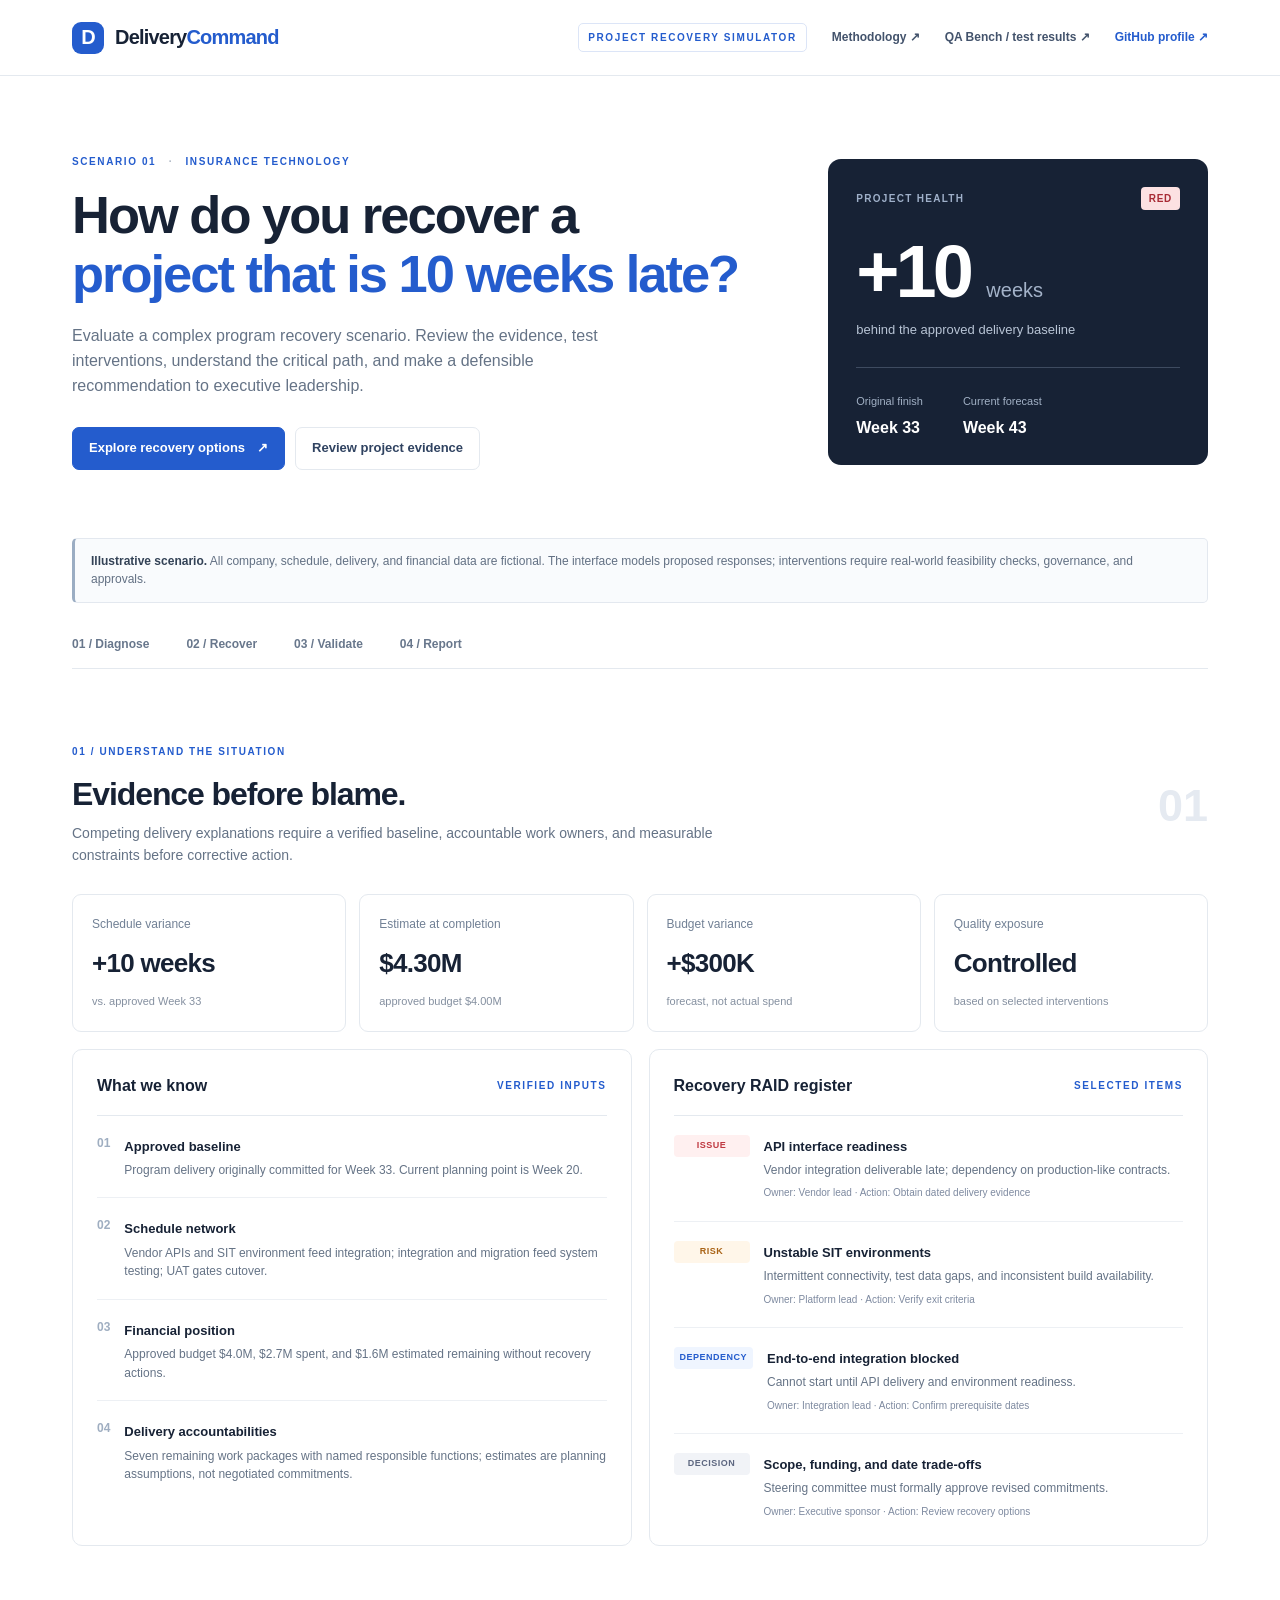
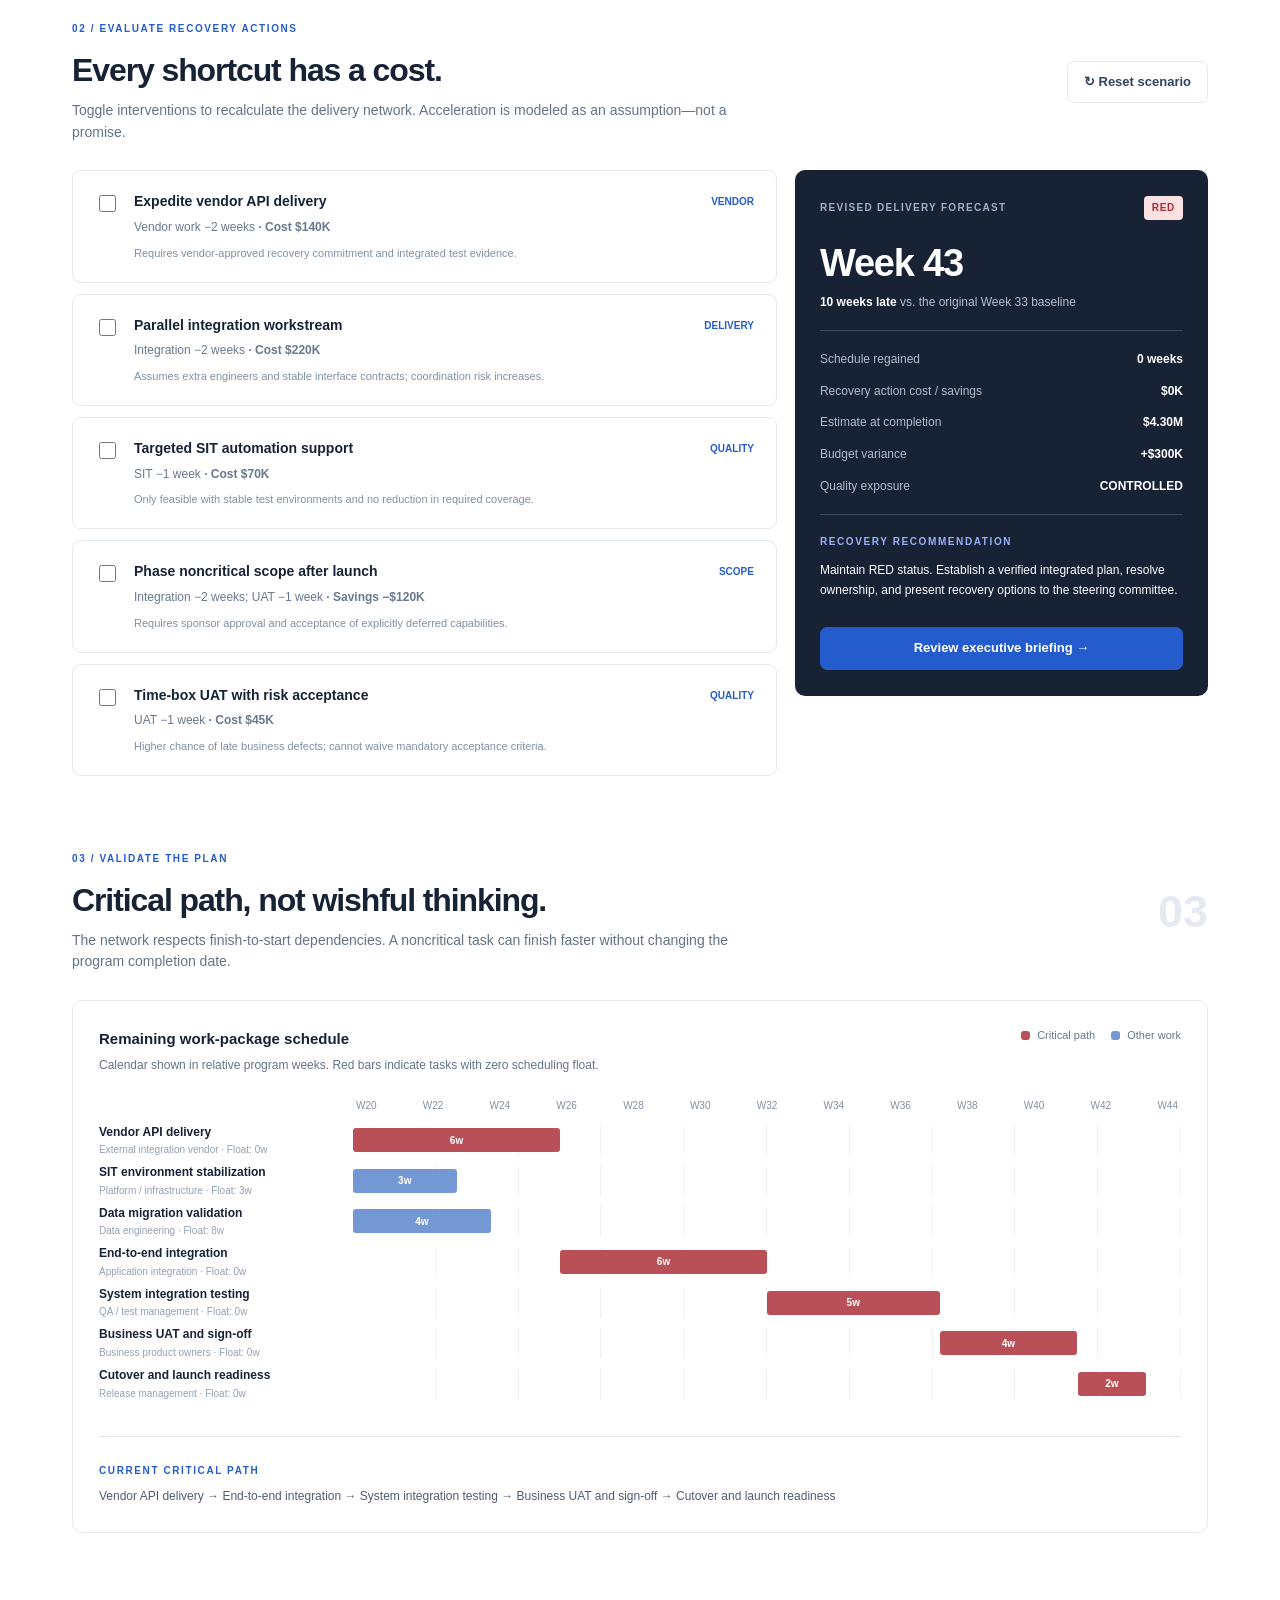
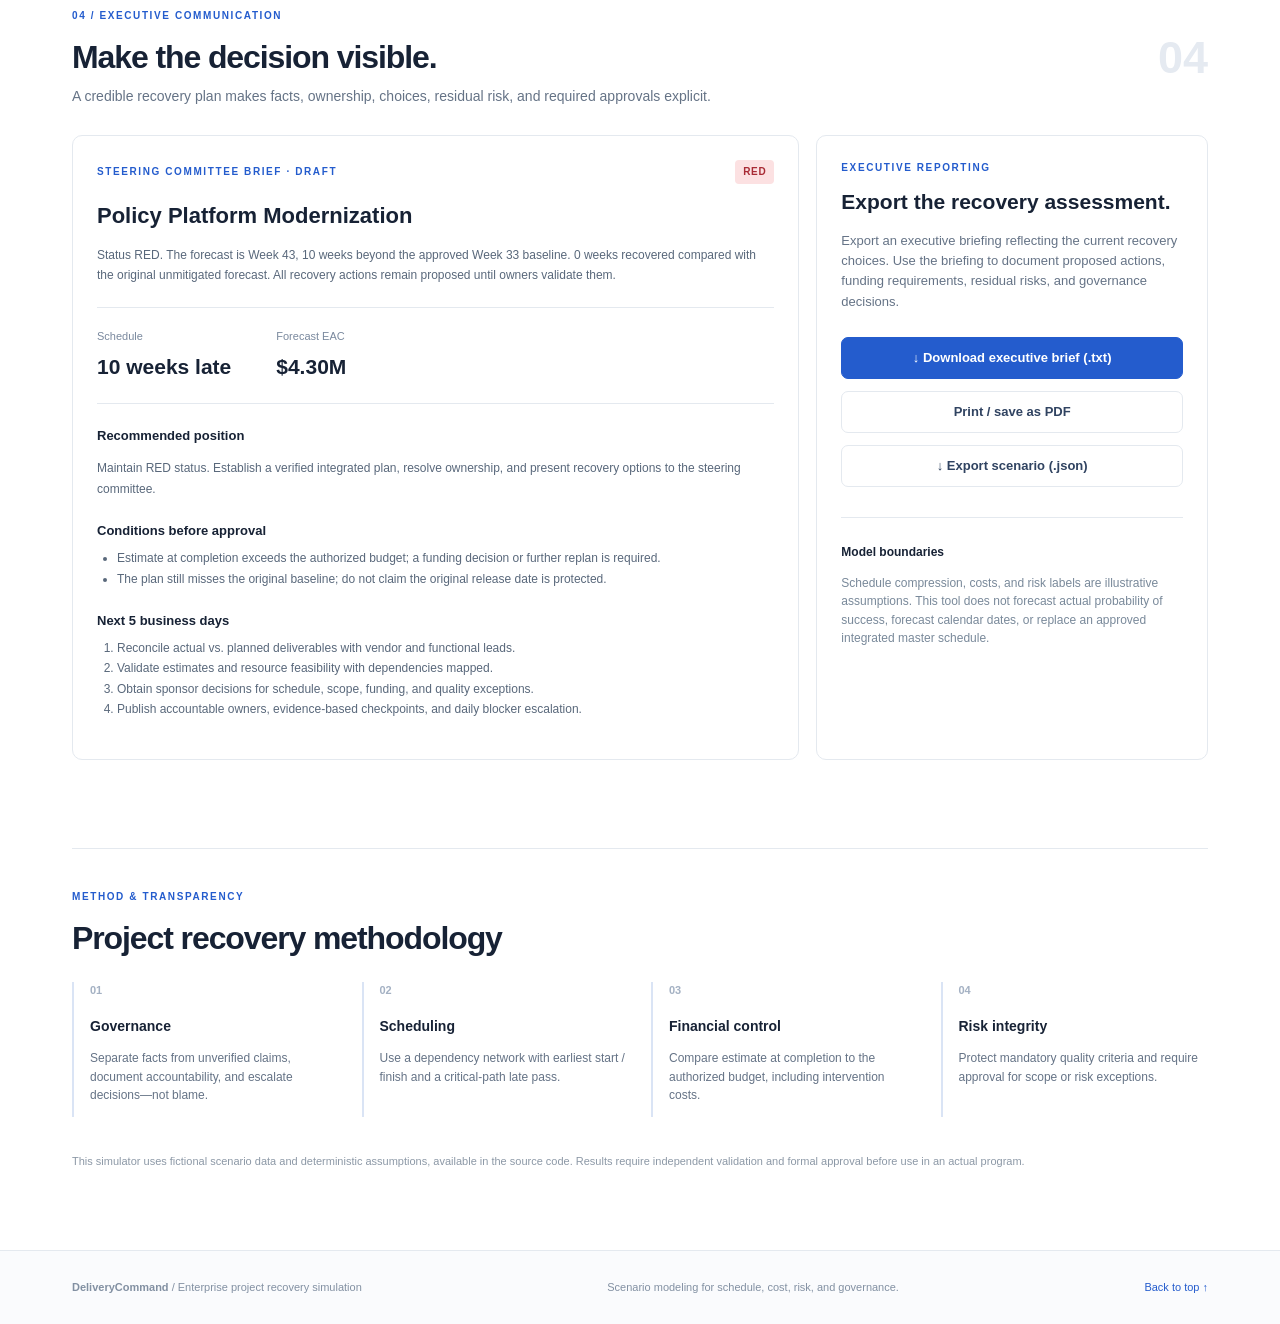
<file: deliverycommand/index.html>
<!doctype html>
<html lang="en">
<head>
<meta charset="utf-8"><meta name="viewport" content="width=device-width,initial-scale=1">
<meta name="description" content="DeliveryCommand: enterprise IT project recovery, schedule analysis, risk governance, and financial scenario simulation.">
<title>DeliveryCommand | Enterprise Project Recovery Simulator</title>
<link rel="stylesheet" href="styles.css">
</head>
<body>
<header class="header"><div class="shell head-inner"><a class="brand" href="#overview" aria-label="DeliveryCommand home"><span class="brand-mark">D</span><span>Delivery<span class="brand-secondary">Command</span></span></a><div class="head-right"><span class="demo">PROJECT RECOVERY SIMULATOR</span><a href="#methodology">Methodology ↗</a><a href="/qa-bench.html" target="_blank" rel="noopener noreferrer">QA Bench / test results ↗</a><a class="github" href="https://github.com/sachintechpro" target="_blank" rel="noopener">GitHub profile ↗</a></div></div></header>
<main class="shell" id="overview">
<section class="hero"><div><div class="eyebrow">SCENARIO 01 <span class="dot">·</span> INSURANCE TECHNOLOGY</div><h1>How do you recover a<br><span>project that is 10 weeks late?</span></h1><p>Evaluate a complex program recovery scenario. Review the evidence, test interventions, understand the critical path, and make a defensible recommendation to executive leadership.</p><div class="hero-buttons"><a class="button primary" href="#decisions">Explore recovery options <span>↗</span></a><a class="button secondary" href="#evidence">Review project evidence</a></div></div><div class="hero-aside"><div class="aside-top"><span>PROJECT HEALTH</span><span id="heroStatus" class="status red">RED</span></div><div class="big-delay"><span id="heroSlip">+10</span> <small>weeks</small></div><p id="heroContext">behind the approved delivery baseline</p><div class="aside-foot"><div><span>Original finish</span><strong>Week 33</strong></div><div><span>Current forecast</span><strong id="heroForecast">Week 43</strong></div></div></div></section>
<div class="disclaimer"><strong>Illustrative scenario.</strong> All company, schedule, delivery, and financial data are fictional. The interface models proposed responses; interventions require real-world feasibility checks, governance, and approvals.</div>
<nav class="subnav" aria-label="Project recovery sections"><a href="#evidence">01 / Diagnose</a><a href="#decisions">02 / Recover</a><a href="#timeline">03 / Validate</a><a href="#executive">04 / Report</a></nav>
<section id="evidence" class="section"><div class="section-heading"><div><div class="eyebrow">01 / UNDERSTAND THE SITUATION</div><h2>Evidence before blame.</h2><p>Competing delivery explanations require a verified baseline, accountable work owners, and measurable constraints before corrective action.</p></div><span class="section-index">01</span></div>
<div class="metrics" id="metrics"><div class="metric"><small>Schedule variance</small><strong id="metricSlip">+10 weeks</strong><span>vs. approved Week 33</span></div><div class="metric"><small>Estimate at completion</small><strong id="metricEac">$4.30M</strong><span>approved budget $4.00M</span></div><div class="metric"><small>Budget variance</small><strong id="metricBudget">+$300K</strong><span>forecast, not actual spend</span></div><div class="metric"><small>Quality exposure</small><strong id="metricQuality">Controlled</strong><span>based on selected interventions</span></div></div>
<div class="two-col"><article class="panel"><div class="panel-header"><h3>What we know</h3><span class="mini-label">VERIFIED INPUTS</span></div><div class="evidence-list"><div><span class="evidence-num">01</span><div><strong>Approved baseline</strong><p>Program delivery originally committed for Week 33. Current planning point is Week 20.</p></div></div><div><span class="evidence-num">02</span><div><strong>Schedule network</strong><p>Vendor APIs and SIT environment feed integration; integration and migration feed system testing; UAT gates cutover.</p></div></div><div><span class="evidence-num">03</span><div><strong>Financial position</strong><p>Approved budget $4.0M, $2.7M spent, and $1.6M estimated remaining without recovery actions.</p></div></div><div><span class="evidence-num">04</span><div><strong>Delivery accountabilities</strong><p>Seven remaining work packages with named responsible functions; estimates are planning assumptions, not negotiated commitments.</p></div></div></div></article><article class="panel"><div class="panel-header"><h3>Recovery RAID register</h3><span class="mini-label">SELECTED ITEMS</span></div><div class="raid-row"><span class="raid-type issue">ISSUE</span><div><strong>API interface readiness</strong><p>Vendor integration deliverable late; dependency on production-like contracts.</p><small>Owner: Vendor lead · Action: Obtain dated delivery evidence</small></div></div><div class="raid-row"><span class="raid-type risk">RISK</span><div><strong>Unstable SIT environments</strong><p>Intermittent connectivity, test data gaps, and inconsistent build availability.</p><small>Owner: Platform lead · Action: Verify exit criteria</small></div></div><div class="raid-row"><span class="raid-type dep">DEPENDENCY</span><div><strong>End-to-end integration blocked</strong><p>Cannot start until API delivery and environment readiness.</p><small>Owner: Integration lead · Action: Confirm prerequisite dates</small></div></div><div class="raid-row"><span class="raid-type decision">DECISION</span><div><strong>Scope, funding, and date trade-offs</strong><p>Steering committee must formally approve revised commitments.</p><small>Owner: Executive sponsor · Action: Review recovery options</small></div></div></article></div></section>
<section id="decisions" class="section"><div class="section-heading"><div><div class="eyebrow">02 / EVALUATE RECOVERY ACTIONS</div><h2>Every shortcut has a cost.</h2><p>Toggle interventions to recalculate the delivery network. Acceleration is modeled as an assumption—not a promise.</p></div><button type="button" id="reset" class="button secondary small">↻ Reset scenario</button></div>
<div class="decision-layout"><div class="options" id="actionOptions" aria-label="Available recovery actions"></div><aside class="outcome-panel" aria-live="polite"><div class="aside-top"><span>REVISED DELIVERY FORECAST</span><span id="outcomeStatus" class="status red">RED</span></div><div class="outcome-number">Week <span id="resultFinish">43</span></div><p><strong id="resultSlip">10 weeks late</strong> vs. the original Week 33 baseline</p><div class="outcome-divider"></div><div class="outcome-line"><span>Schedule regained</span><strong id="resultRecovered">0 weeks</strong></div><div class="outcome-line"><span>Recovery action cost / savings</span><strong id="resultCost">$0</strong></div><div class="outcome-line"><span>Estimate at completion</span><strong id="resultEac">$4.30M</strong></div><div class="outcome-line"><span>Budget variance</span><strong id="resultVariance">+$300K</strong></div><div class="outcome-line"><span>Quality exposure</span><strong id="resultQuality">Controlled</strong></div><div class="outcome-divider"></div><div class="overline">RECOVERY RECOMMENDATION</div><p class="recommendation" id="recommendation"></p><a href="#executive" class="button primary full">Review executive briefing →</a></aside></div></section>
<section id="timeline" class="section"><div class="section-heading"><div><div class="eyebrow">03 / VALIDATE THE PLAN</div><h2>Critical path, not wishful thinking.</h2><p>The network respects finish-to-start dependencies. A noncritical task can finish faster without changing the program completion date.</p></div><span class="section-index">03</span></div><div class="panel timeline-panel"><div class="timeline-head"><div><strong>Remaining work-package schedule</strong><p>Calendar shown in relative program weeks. Red bars indicate tasks with zero scheduling float.</p></div><div class="legend"><span class="legend-dot critical"></span> Critical path <span class="legend-dot standard"></span> Other work</div></div><div class="timeline-scroll"><div class="timeline" id="timelineRows"></div></div><div class="path-note"><span class="overline">CURRENT CRITICAL PATH</span><p id="criticalPath"></p></div></div></section>
<section id="executive" class="section"><div class="section-heading"><div><div class="eyebrow">04 / EXECUTIVE COMMUNICATION</div><h2>Make the decision visible.</h2><p>A credible recovery plan makes facts, ownership, choices, residual risk, and required approvals explicit.</p></div><span class="section-index">04</span></div><div class="report-grid"><div class="panel report"><div class="report-top"><span class="mini-label">STEERING COMMITTEE BRIEF · DRAFT</span><span id="reportStatus" class="status red">RED</span></div><h3>Policy Platform Modernization</h3><p class="report-lede" id="reportLead"></p><div class="report-columns"><div><span>Schedule</span><strong id="reportSchedule"></strong></div><div><span>Forecast EAC</span><strong id="reportBudget"></strong></div></div><h4>Recommended position</h4><p id="reportRecommendation"></p><h4>Conditions before approval</h4><ul id="reportWarnings"></ul><h4>Next 5 business days</h4><ol><li>Reconcile actual vs. planned deliverables with vendor and functional leads.</li><li>Validate estimates and resource feasibility with dependencies mapped.</li><li>Obtain sponsor decisions for schedule, scope, funding, and quality exceptions.</li><li>Publish accountable owners, evidence-based checkpoints, and daily blocker escalation.</li></ol></div><aside class="panel report-tools"><div class="overline">EXECUTIVE REPORTING</div><h3>Export the recovery assessment.</h3><p>Export an executive briefing reflecting the current recovery choices. Use the briefing to document proposed actions, funding requirements, residual risks, and governance decisions.</p><button class="button primary full" id="downloadBrief" type="button">↓ Download executive brief (.txt)</button><button class="button secondary full" id="printReport" type="button">Print / save as PDF</button><button class="button secondary full" id="downloadData" type="button">↓ Export scenario (.json)</button><div class="tools-note"><strong>Model boundaries</strong><p>Schedule compression, costs, and risk labels are illustrative assumptions. This tool does not forecast actual probability of success, forecast calendar dates, or replace an approved integrated master schedule.</p></div></aside></div></section>
<section id="methodology" class="methodology"><div><div class="eyebrow">METHOD & TRANSPARENCY</div><h2>Project recovery methodology</h2></div><div class="method-grid"><div><span>01</span><strong>Governance</strong><p>Separate facts from unverified claims, document accountability, and escalate decisions—not blame.</p></div><div><span>02</span><strong>Scheduling</strong><p>Use a dependency network with earliest start / finish and a critical-path late pass.</p></div><div><span>03</span><strong>Financial control</strong><p>Compare estimate at completion to the authorized budget, including intervention costs.</p></div><div><span>04</span><strong>Risk integrity</strong><p>Protect mandatory quality criteria and require approval for scope or risk exceptions.</p></div></div><p class="method-foot">This simulator uses fictional scenario data and deterministic assumptions, available in the source code. Results require independent validation and formal approval before use in an actual program.</p></section>
</main>
<footer><div class="shell footer-inner"><span><strong>DeliveryCommand</strong> / Enterprise project recovery simulation</span><span>Scenario modeling for schedule, cost, risk, and governance.</span><a href="#overview">Back to top ↑</a></div></footer>
<script type="module" src="app.mjs"></script>
</body></html>
</file>
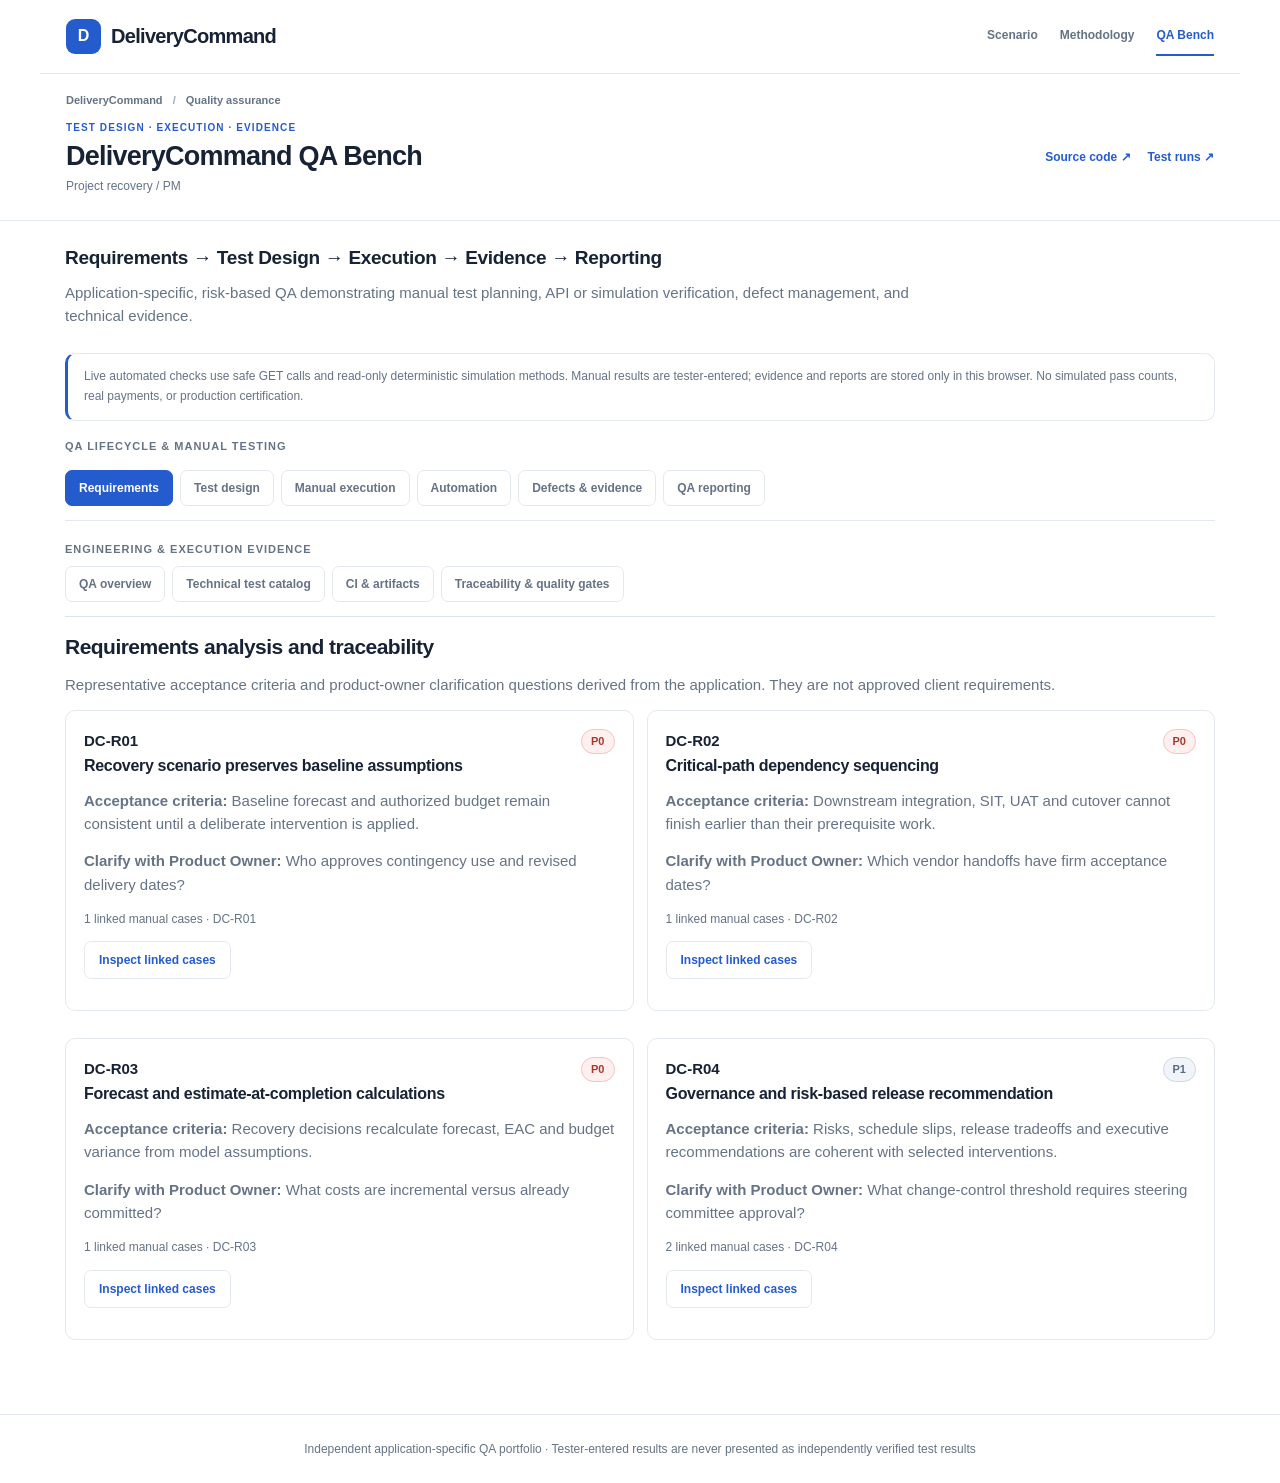
<file: deliverycommand/qa-bench.html>
<!doctype html>
<html lang="en"><head><meta charset="utf-8"><meta name="viewport" content="width=device-width,initial-scale=1"><meta name="robots" content="noindex"><title>DeliveryCommand | QA Engineering Workbench</title>
<style>
:root{color-scheme:light;--ink:#1b2938;--muted:#5c6f83;--line:#dce5ee;--blue:#215cac;--paper:#fff;--bg:#f5f8fc;--green:#147b5c;--red:#a82e3e;--amber:#a65d00}
*{box-sizing:border-box}body{margin:0;background:var(--bg);color:var(--ink);font:14px/1.55 system-ui,-apple-system,Segoe UI,sans-serif}a{color:var(--blue)}header{background:#10253d;color:white;padding:24px max(18px,calc((100vw - 1120px)/2))}header a{color:#cde5ff}header .crumb{font-size:12px;margin-bottom:10px}.wrap{max-width:1120px;margin:auto;padding:24px 18px 65px}h1{margin:0 0 5px;font-size:clamp(27px,4vw,38px);letter-spacing:-.045em}h2{font-size:21px;letter-spacing:-.025em;margin:0 0 9px}h3{font-size:16px;letter-spacing:-.02em;margin:0 0 10px}h4{font-size:14px;margin:7px 0}p{margin:5px 0 14px;color:var(--muted)}.sub{color:#c6d7ea}.small{font-size:12px}.panel{background:white;border:1px solid var(--line);border-radius:15px;padding:18px;margin-bottom:14px;min-width:0}.intro{padding:20px 0 8px}.intro p{max-width:850px}.note{border-left:3px solid #6f9ad7;background:#eff5fd;color:#426281;padding:13px 16px;border-radius:6px;margin-bottom:17px;font-size:12px;line-height:1.65}.tabs{display:flex;flex-wrap:wrap;gap:7px;border-bottom:1px solid var(--line);padding:0 0 14px;margin:15px 0 20px}.tabs button{border:1px solid #d5e0eb;background:#edf3fa;padding:10px 13px;border-radius:9px;font-weight:700;color:#3a5573;cursor:pointer;font-size:12px}.tabs button[aria-selected="true"]{background:#2059a5;color:#fff;border-color:#2059a5}.grid{display:grid;grid-template-columns:repeat(2,minmax(0,1fr));gap:13px}.row{display:flex;gap:14px;align-items:flex-start;justify-content:space-between}.row>*{min-width:0}.actions{display:flex;gap:9px;flex-wrap:wrap;margin:13px 0}.btn{background:#215cac;border:1px solid #215cac;color:#fff;border-radius:9px;padding:10px 14px;font-size:12px;font-weight:700;cursor:pointer;min-height:38px}.btn.alt{background:#fff;color:#215cac}.btn:disabled{opacity:.6;cursor:default}.tag{border:1px solid #cbd8e5;border-radius:30px;padding:3px 9px;font-size:11px;font-weight:800;color:#546b81;background:#f1f5fa;display:inline-block}.tag.p0,.tag.failed{background:#fff0ef;color:#a53a2c;border-color:#efc6c2}.tag.passed{background:#ebf7f0;color:#16734b;border-color:#bee3cc}.tag.blocked{background:#fff3e2;color:#a36813;border-color:#ecd4b0}.fine{font-size:12px;color:var(--muted)}.line{padding:13px 0;border-bottom:1px solid var(--line)}.line:last-child{border:0}.line p{font-size:13px;line-height:1.65}.cardlinks{display:flex;gap:14px;flex-wrap:wrap;font-size:12px;font-weight:650}.cardlinks a{white-space:normal}.metrics{display:grid;grid-template-columns:repeat(5,minmax(0,1fr));gap:10px;margin-bottom:18px}.metric{background:#fff;border:1px solid var(--line);border-radius:11px;padding:12px}.metric strong{display:block;font-size:28px}.metric span{font-size:11px;color:var(--muted)}label{display:block;font-size:12px;font-weight:750;margin:11px 0}input,select,textarea{font:inherit;width:100%;border:1px solid #c5d4e5;border-radius:8px;padding:10px;background:white;color:var(--ink);margin:5px 0 0}input[type=file]{font-size:12px}textarea{resize:vertical}pre{background:#111f34;color:#d8ebf9;border-radius:9px;overflow:auto;padding:14px;font-size:11px;line-height:1.65;white-space:pre-wrap;overflow-wrap:anywhere}.teststep{white-space:pre-line;color:#354e68;line-height:1.7;font-size:13px}.status{font-weight:750}.status.passed{color:var(--green)}.status.failed{color:var(--red)}.status.blocked{color:var(--amber)}.state{font-weight:650;margin-left:6px}.two{display:grid;grid-template-columns:1.15fr .85fr;gap:14px}table{width:100%;border-collapse:collapse;font-size:12px}td,th{border-bottom:1px solid var(--line);text-align:left;padding:10px;vertical-align:top}th{background:#f5f8fc;color:#4d667c}.tablewrap{overflow:auto;max-width:100%}#notice:not(:empty){padding:11px 14px;margin:14px 0;background:#e9f5ed;border:1px solid #c0dfc8;border-radius:9px;color:#24563d}footer{padding:25px;border-top:1px solid var(--line);text-align:center;font-size:12px;color:var(--muted)}button:focus-visible,input:focus-visible,a:focus-visible,select:focus-visible,textarea:focus-visible{outline:3px solid #77a5dc;outline-offset:2px}
@media(max-width:780px){.two,.grid{grid-template-columns:1fr}.metrics{grid-template-columns:repeat(3,minmax(0,1fr))}}
@media(max-width:520px){.tabs{display:grid;grid-template-columns:repeat(2,minmax(0,1fr))}.tabs button{padding:10px 6px}.wrap{padding:16px 12px 45px}.panel{padding:14px}.metrics{grid-template-columns:repeat(2,minmax(0,1fr))}.row{display:block}h1{font-size:27px}}
/* Executable evidence extension, additive to all six original QA Bench sections */
.qa-tab-group{margin:14px 0 2px}.qa-tab-heading{font-size:11px;color:#5b7090;font-weight:800;letter-spacing:.12em;text-transform:uppercase;margin:12px 0 8px}
.qa-tab-group .tabs{margin:0 0 14px;border-bottom:1px solid #dce5ee}.qa-tab-group .tabs button{border-color:#cfdfef}
.qa-tab-group .tabs button[aria-selected=true]{background:#174c89;color:#fff}
.tech-workbench{max-width:100%;overflow-wrap:anywhere}
.tech-workbench>.tech-hero{display:flex;align-items:center;justify-content:space-between;gap:20px;padding:22px;border:1px solid #dce5ee;background:linear-gradient(118deg,#f5f9ff,#edf5fc);border-radius:16px;margin-bottom:16px}
.tech-kicker{font-size:10px;font-weight:800;color:#376ab2;letter-spacing:.12em}
.tech-hero h2{font-size:clamp(23px,3.3vw,30px);margin:6px 0 7px;line-height:1.17;letter-spacing:-.04em}
.tech-hero p{max-width:680px;margin:0;color:#536980;font-size:13px}
.tech-stats{display:grid;grid-template-columns:repeat(4,minmax(0,1fr));gap:10px;margin:15px 0}
.tech-stat{border:1px solid #dce6f0;background:#fff;border-radius:13px;padding:14px;min-width:0}
.tech-stat strong{display:block;font-size:27px;letter-spacing:-.06em;line-height:1.3;color:#234e80}
.tech-stat span,.tech-stat small{display:block}.tech-stat span{font-size:12px;font-weight:700}.tech-stat small{font-size:10px;color:#6f8194;line-height:1.5;margin-top:5px}
.tech-layout{display:grid;grid-template-columns:1.25fr .75fr;gap:12px}
.tech-cat-grid{display:grid;grid-template-columns:repeat(2,minmax(0,1fr));gap:8px}
.tech-cat{border:1px solid #d9e4ee;border-radius:10px;background:#f8fbfe;padding:10px;display:flex;align-items:center;gap:11px;text-align:left;color:#264663;cursor:pointer;min-width:0}
.tech-cat strong{font-size:18px;color:#295b94;min-width:24px}.tech-cat span{font-size:11px;font-weight:600}
.tech-evidence-line{display:flex;justify-content:space-between;align-items:center;gap:10px;border-bottom:1px solid #edf1f5;padding:12px 0}
.tech-evidence-line>div{min-width:0}.tech-evidence-line strong,.tech-evidence-line small{display:block}.tech-evidence-line strong{font-size:12px}.tech-evidence-line small{font-size:11px;color:#6f7e90}
.tech-walkthrough{display:grid;grid-template-columns:repeat(4,minmax(0,1fr));gap:12px}
.tech-walkthrough>div{background:#f7faff;border-radius:10px;padding:12px;border:1px solid #e7edf6}.tech-walkthrough strong{font-size:12px}.tech-walkthrough p{font-size:11px;margin:7px 0 0}
.tech-controls{display:flex;align-items:end;gap:16px;justify-content:space-between;margin:14px 0 18px}
.tech-controls label{flex:1;max-width:350px}
.tech-source-list{display:grid;grid-template-columns:1fr;gap:10px}
.tech-source{margin:0!important;padding:0!important;overflow:hidden}
.tech-source summary{display:flex;justify-content:space-between;gap:10px;align-items:center;cursor:pointer;padding:13px 16px;list-style-position:inside}
.tech-source summary::marker{color:#6789b7}
.tech-source-title{font-size:13px;line-height:1.45;min-width:0}.tech-source-title strong{color:#215cac;margin-right:6px}
.tech-source-body{padding:4px 16px 16px;border-top:1px solid #edf1f7}
.tech-tags{display:flex;flex-wrap:wrap;gap:7px;margin-top:11px}.tech-tags>span{border-radius:6px;background:#f1f5f9;color:#456078;padding:4px 8px;font-size:10px}
.tech-source pre{font-size:11px;line-height:1.6;margin:8px 0 10px;white-space:pre-wrap;word-break:break-word}
.tech-ci-header{display:flex;align-items:center;justify-content:space-between;gap:12px;margin-bottom:14px}
.tech-gate-metrics{display:flex;flex-wrap:wrap;gap:7px;margin:12px 0}.tech-gate-metrics>span{font-size:11px;padding:6px 8px;border-radius:8px;background:#f2f6fa;color:#3c5874}
.tech-workbench details[open]{box-shadow:0 6px 20px rgba(20,55,97,.06)}
@media(max-width:780px){.tech-layout{grid-template-columns:1fr}.tech-walkthrough{grid-template-columns:repeat(2,minmax(0,1fr))}.tech-stats{grid-template-columns:repeat(2,minmax(0,1fr))}}
@media(max-width:540px){.qa-tab-group .tabs{display:flex;flex-wrap:nowrap;overflow-x:auto;overscroll-behavior-x:contain;scroll-snap-type:x proximity;padding-bottom:9px}.qa-tab-group .tabs button{flex:0 0 auto;scroll-snap-align:start}.tech-hero{display:block!important;padding:15px!important}.tech-hero .btn{margin-top:12px}.tech-cat-grid{grid-template-columns:1fr}.tech-walkthrough{grid-template-columns:1fr}.tech-ci-header{align-items:flex-start;flex-direction:column}.tech-source summary{flex-direction:column;align-items:flex-start}.tech-stats{gap:8px}.tech-stat{padding:11px}}


/* QA Bench themed to DeliveryCommand; existing test logic and content unchanged */
:root{--ink:#172235;--muted:#657386;--line:#e4e9ef;--blue:#245ccd;--bg:#fff;--paper:#fff;--qa-radius:10px}
html,body{min-height:100%;overflow-x:clip}
body{margin:0!important;background:#fff!important;color:#172235!important;font:15px/1.55 -apple-system,BlinkMacSystemFont,"Segoe UI",Arial,sans-serif!important}
a{color:#245ccd}
.qa-site-header{background:#fff!important;color:#172235!important;padding:0!important;border-bottom:1px solid #e4e9ef}
.qa-site-bar{max-width:1200px;margin:0 auto;min-height:73px;padding:12px 26px;display:flex;align-items:center;justify-content:space-between;gap:20px}
.qa-site-brand{display:flex;align-items:center;gap:10px;color:#172235!important;text-decoration:none!important;white-space:nowrap;min-width:0}
.qa-wordmark{font-size:20px;font-weight:800;letter-spacing:-.7px}
.qa-brand-mark{display:grid;place-items:center;width:35px;height:35px;border-radius:9px;background:#245ccd;color:#fff;font-size:16px;font-weight:900;flex:0 0 35px}
.qa-site-menu{display:flex;align-items:center;gap:22px;flex-wrap:wrap;color:#657386;font-size:12px;font-weight:700}
.qa-site-menu a{color:inherit;text-decoration:none;padding:9px 0;border-bottom:2px solid transparent;white-space:nowrap}
.qa-site-menu a:hover,.qa-site-menu a[aria-current=page]{color:#245ccd}
.qa-site-menu a[aria-current=page]{border-color:#245ccd}
.qa-section-head{max-width:1200px;margin:auto;padding:18px 26px 24px;border-top:1px solid #e4e9ef}
.qa-breadcrumb{font-size:11px;color:#657386;font-weight:600;margin-bottom:11px}
.qa-breadcrumb span{padding:0 7px;color:#9aa7b8}
.qa-headings{display:flex;align-items:center;justify-content:space-between;gap:20px}
.qa-headings h1{font-size:27px!important;font-weight:780;letter-spacing:-.75px;line-height:1.2;margin:4px 0 5px;color:#172235}
.qa-eyebrow{color:#245ccd;font-size:10px;font-weight:800;letter-spacing:1.1px}
.qa-headings .sub{color:#657386;font-size:12px}
.qa-source-links{display:flex;gap:17px;flex-wrap:wrap;font-size:12px;font-weight:650}
.qa-source-links a{white-space:nowrap;text-decoration:none}
.qa-site-notice{font-size:10px;letter-spacing:.5px;font-weight:750;text-align:center;padding:6px 12px;background:#162d53;color:#eef3fb}
.qa-site-notice span{color:#bacce3;font-weight:400}
.wrap{max-width:1200px;padding:22px 25px 60px}
.intro{padding:0 0 12px}.intro h2{font-size:19px;letter-spacing:-.3px}
.panel,.metric,.tech-stat{border-color:#e4e9ef!important;border-radius:10px!important;box-shadow:none!important;background:#fff!important}
.note{background:#fff!important;border:1px solid #e4e9ef!important;border-left:3px solid #245ccd!important;color:#657386!important;border-radius:10px!important}
.tech-workbench>.tech-hero{background:#fff!important;border:1px solid #e4e9ef!important;border-radius:10px!important;box-shadow:none!important;padding:17px 20px!important}
.tech-hero h2{font-size:23px!important;letter-spacing:-.55px!important;line-height:1.25}
.tech-kicker,.qa-tab-heading{color:#657386!important;letter-spacing:1px}
.tech-stat strong,.tech-cat strong{color:#172235!important}
.tech-cat,.tech-walkthrough>div{background:#fff!important;border:1px solid #e4e9ef!important;border-radius:10px!important}
.tech-tags>span,.tech-gate-metrics>span{background:#fff!important;color:#657386!important}
.tabs button{background:#fff!important;color:#657386!important;border-color:#e4e9ef!important;border-radius:7px!important}
.tabs button[aria-selected=true]{background:#245ccd!important;color:#fff!important;border-color:#245ccd!important}
.btn{background:#245ccd!important;border-color:#245ccd!important;border-radius:7px!important}
.btn.alt{background:#fff!important;color:#245ccd!important;border-color:#e4e9ef!important}
input,select,textarea{border-color:#e4e9ef!important;border-radius:7px!important}
table th{background:#fff!important;color:#657386!important}
table td,table th{border-color:#e4e9ef!important}
.tech-source pre{background:#1b2737;color:#eaf2fc}
footer{border-color:#e4e9ef}
@media(max-width:800px){.qa-site-bar{flex-wrap:wrap;gap:8px;padding:12px 16px}.qa-site-brand{flex:1 1 auto}.qa-site-menu{width:100%;flex-wrap:nowrap;gap:17px;overflow-x:auto;font-size:11px}.qa-section-head{padding:15px 17px}.qa-headings{flex-direction:column;align-items:flex-start;gap:10px}.wrap{padding:18px 14px 55px}.tech-hero h2{font-size:20px!important}}
@media(max-width:480px){.qa-wordmark{font-size:17px}.qa-site-bar{min-height:60px}.qa-headings h1{font-size:23px!important}.qa-section-head{padding:14px}.qa-site-notice span{display:block}}


/* Final site-matched mobile navigation and link contrast adjustments */
.qa-site-header .qa-source-links a{color:var(--blue)!important}
.qa-site-header .qa-source-links a:hover{text-decoration:underline}
@media(max-width:540px){
  .qa-tab-group .tabs{display:grid!important;grid-template-columns:repeat(2,minmax(0,1fr))!important;gap:7px!important;overflow:visible!important;scroll-snap-type:none!important}
  .qa-tab-group .tabs button{flex:initial!important;min-width:0!important;white-space:normal!important;line-height:1.25!important;min-height:42px!important;padding:8px 7px!important;text-align:center!important}
}
</style></head><body><header class="qa-site-header"><div class="qa-site-bar"><a id="app-link" class="qa-site-brand" href="/"><span class="qa-brand-mark">D</span><span class="qa-wordmark">DeliveryCommand</span></a><nav class="qa-site-menu" aria-label="DeliveryCommand navigation"><a href="/">Scenario</a><a href="/#methodology">Methodology</a><a href="/qa-bench.html" aria-current="page">QA Bench</a></nav></div><div class="qa-section-head"><div class="qa-breadcrumb">DeliveryCommand <span>/</span> Quality assurance</div><div class="qa-headings"><div><div class="qa-eyebrow">TEST DESIGN · EXECUTION · EVIDENCE</div><h1 id="project-title">DeliveryCommand QA Bench</h1><div id="project-sub" class="sub"></div></div><div class="qa-source-links"><a id="source-link" href="#" target="_blank" rel="noopener noreferrer">Source code ↗</a><a id="ci-link" href="#" target="_blank" rel="noopener noreferrer">Test runs ↗</a></div></div></div></header>
<main class="wrap"><div class="intro"><h2>Requirements → Test Design → Execution → Evidence → Reporting</h2><p>Application-specific, risk-based QA demonstrating manual test planning, API or simulation verification, defect management, and technical evidence.</p></div><div class="note">Live automated checks use safe GET calls and read-only deterministic simulation methods. Manual results are tester-entered; evidence and reports are stored only in this browser. No simulated pass counts, real payments, or production certification.</div><div class="qa-tab-heading">QA lifecycle & manual testing</div><div class="tabs" role="tablist" aria-label="QA lifecycle sections"><button data-tab="requirements" aria-selected="true">Requirements</button><button data-tab="cases" aria-selected="false">Test design</button><button data-tab="manual" aria-selected="false">Manual execution</button><button data-tab="automation" aria-selected="false">Automation</button><button data-tab="defects" aria-selected="false">Defects & evidence</button><button data-tab="report" aria-selected="false">QA reporting</button></div><div class="qa-tab-group"><div class="qa-tab-heading">Engineering & execution evidence</div><div class="tabs qa-eng-tabs" role="tablist" aria-label="Engineering evidence sections"><button data-tab="engineering" aria-selected="false">QA overview</button><button data-tab="catalog" aria-selected="false">Technical test catalog</button><button data-tab="ci" aria-selected="false">CI & artifacts</button><button data-tab="gates" aria-selected="false">Traceability & quality gates</button></div></div><div id="notice" role="status" aria-live="polite"></div><div id="app"></div></main><footer>Independent application-specific QA portfolio · Tester-entered results are never presented as independently verified test results</footer>
<script id="qa-config" type="application/json">{"name":"DeliveryCommand","slug":"deliverycommand","domain":"Project recovery / PM","url":"https://deliverycommand.onrender.com/","repository":"deliverycommand","qaSource":"deliverycommand/qa-bench.html","sourceTests":"deliverycommand/tests","engine":"./engine.mjs","engineFunction":"simulate","requirements":[{"id":"DC-R01","title":"Recovery scenario preserves baseline assumptions","risk":"P0","acceptance":"Baseline forecast and authorized budget remain consistent until a deliberate intervention is applied.","clarify":"Who approves contingency use and revised delivery dates?"},{"id":"DC-R02","title":"Critical-path dependency sequencing","risk":"P0","acceptance":"Downstream integration, SIT, UAT and cutover cannot finish earlier than their prerequisite work.","clarify":"Which vendor handoffs have firm acceptance dates?"},{"id":"DC-R03","title":"Forecast and estimate-at-completion calculations","risk":"P0","acceptance":"Recovery decisions recalculate forecast, EAC and budget variance from model assumptions.","clarify":"What costs are incremental versus already committed?"},{"id":"DC-R04","title":"Governance and risk-based release recommendation","risk":"P1","acceptance":"Risks, schedule slips, release tradeoffs and executive recommendations are coherent with selected interventions.","clarify":"What change-control threshold requires steering committee approval?"}],"cases":[{"id":"DC-T01","req":"DC-R01","title":"Verify initial delayed-program baseline","level":"Functional","priority":"P0","pre":"Open unchanged example scenario.","steps":"1. Open DeliveryCommand.\n2. Record baseline finish and budget.\n3. Inspect vendor, integration, SIT, UAT, and cutover tasks.\n4. Reload without selecting interventions.","expected":"Baseline values and task sequence remain stable."},{"id":"DC-T02","req":"DC-R02","title":"Vendor API delay propagates to dependent phases","level":"E2E / SIT","priority":"P0","pre":"Start baseline scenario.","steps":"1. Review vendor dependency.\n2. Select vendor-expedite intervention.\n3. Compare critical path and finish date.\n4. Deselect and confirm baseline returns.","expected":"Downstream forecasts recalculate without violating dependency order."},{"id":"DC-T03","req":"DC-R03","title":"Cost of multiple interventions updates EAC","level":"Boundary / financial","priority":"P0","pre":"Open intervention options.","steps":"1. Capture baseline EAC.\n2. Enable vendor expedite and integration swarm.\n3. Calculate incremental cost.\n4. Compare authorized budget and variance.\n5. Remove an intervention and verify recalculation.","expected":"Intervention costs appear once and EAC/budget variance agree with decisions."},{"id":"DC-T04","req":"DC-R04","title":"Compressed UAT flags quality risk","level":"Negative / governance","priority":"P1","pre":"Start baseline without recovery actions.","steps":"1. Select compressed UAT.\n2. Examine quality warnings.\n3. Inspect executive recommendation.\n4. Compare warning after disabling the option.","expected":"Compression produces explicit QA/release risk rather than a misleading clean status."},{"id":"DC-T05","req":"DC-R04","title":"Recoverable reset maintains data integrity","level":"Reliability / usability","priority":"P1","pre":"Change at least two recovery decisions.","steps":"1. Record recalculated schedule and budget.\n2. Reset decisions.\n3. Refresh or revisit the scenario.\n4. Compare with original baseline.","expected":"Reset returns the defined baseline without stale forecast figures."}],"automatic":[{"id":"DC-A01","title":"Live application responds with valid HTML","kind":"http","path":"/","expectStatus":200,"contains":"DeliveryCommand","level":"Production smoke"},{"id":"DC-A02","title":"Recovery engine source is served","kind":"http","path":"/engine.mjs","expectStatus":200,"contains":"export","level":"Integration / assets"},{"id":"DC-A03","title":"Baseline simulation yields numeric forecast","kind":"esm","module":"./engine.mjs","fn":"simulate","expectKey":"finishWeek","expectType":"number","level":"Business rules"},{"id":"DC-A04","title":"Baseline simulation yields budget variance","kind":"esm","module":"./engine.mjs","fn":"simulate","expectKey":"budgetVariance","expectType":"number","level":"Financial / integration"},{"id":"DC-A05","title":"Unrecognized URL returns 404","kind":"http","path":"/not-a-real-qa-resource","expectStatus":404,"level":"Negative HTTP"}],"caveats":"Educational project-recovery calculations use fictional program data. Live smoke checks are read-only; stakeholder sign-off, real vendor timing and production program financials are out of scope.","sourceUrl":"https://github.com/sachintechpro/deliverycommand","sourceTestsUrl":"https://github.com/sachintechpro/deliverycommand/tree/main/deliverycommand/tests","ciUrl":"https://github.com/sachintechpro/deliverycommand/actions","technicalCases":[{"title":"baseline scenario is ten weeks delayed and red","file":"deliverycommand/tests/engine.test.mjs","line":5,"excerpt":"assert.equal(r.finishWeek, 43);","category":"Unit / business rules","framework":"Node.js test runner","sourceKind":"Test function","id":"SRC-001"},{"title":"expediting vendor shortens critical path by two weeks","file":"deliverycommand/tests/engine.test.mjs","line":13,"excerpt":"assert.equal(r.finishWeek, 41);","category":"SIT / integration","framework":"Node.js test runner","sourceKind":"Test function","id":"SRC-002"},{"title":"shortening a noncritical task does not change finish","file":"deliverycommand/tests/engine.test.mjs","line":19,"excerpt":"assert.equal(r.rows.find(t=>t.id==='migration').critical,false);","category":"Unit / business rules","framework":"Node.js test runner","sourceKind":"Test function","id":"SRC-003"},{"title":"all interventions still require responsible treatment of risk and funding","file":"deliverycommand/tests/engine.test.mjs","line":24,"excerpt":"assert.equal(r.finishWeek, 34);","category":"UX / responsive","framework":"Node.js test runner","sourceKind":"Test function","id":"SRC-004"},{"title":"all combinations produce sane schedule and deterministic cost","file":"deliverycommand/tests/engine.test.mjs","line":32,"excerpt":"assert.ok(r.finishWeek>=SCENARIO.currentWeek);","category":"Unit / business rules","framework":"Node.js test runner","sourceKind":"Test function","id":"SRC-005"},{"title":"recovered weeks equal delta from calculated unmitigated forecast","file":"deliverycommand/tests/engine.test.mjs","line":43,"excerpt":"assert.equal(base.originalForecastWeek, 43);","category":"Unit / business rules","framework":"Node.js test runner","sourceKind":"Test function","id":"SRC-006"},{"title":"quality exposure remains RED when UAT compression creates high risk","file":"deliverycommand/tests/engine.test.mjs","line":50,"excerpt":"assert.equal(r.qualityRisk, 'HIGH');","category":"Functional / regression","framework":"Node.js test runner","sourceKind":"Test function","id":"SRC-007"},{"title":"combined integration accelerations warn about double-counting","file":"deliverycommand/tests/engine.test.mjs","line":57,"excerpt":"assert.ok(r.warnings.some(w => w.includes('double-counted')));","category":"SIT / integration","framework":"Node.js test runner","sourceKind":"Test function","id":"SRC-008"},{"title":"scheduler supports unordered work packages","file":"deliverycommand/tests/engine.test.mjs","line":62,"excerpt":"assert.equal(r.finishWeek,25);","category":"Functional / regression","framework":"Node.js test runner","sourceKind":"Test function","id":"SRC-009"},{"title":"scheduler rejects unknown dependencies","file":"deliverycommand/tests/engine.test.mjs","line":73,"excerpt":"assert.throws(() => calculateSchedule([{id:'a',dependsOn:['missing']}],{a:1}), /Unknown predecessor/);","category":"Unit / business rules","framework":"Node.js test runner","sourceKind":"Test function","id":"SRC-010"},{"title":"scheduler rejects dependency cycles","file":"deliverycommand/tests/engine.test.mjs","line":77,"excerpt":"assert.throws(() => calculateSchedule([{id:'a',dependsOn:['b']},{id:'b',dependsOn:['a']}],{a:1,b:1}), /Circular/);","category":"SIT / integration","framework":"Node.js test runner","sourceKind":"Test function","id":"SRC-011"},{"title":"scheduler rejects duplicate task IDs and invalid durations","file":"deliverycommand/tests/engine.test.mjs","line":81,"excerpt":"assert.throws(() => calculateSchedule([{id:'x',dependsOn:[]},{id:'x',dependsOn:[]}],{x:1}),/Duplicate/);","category":"Unit / business rules","framework":"Node.js test runner","sourceKind":"Test function","id":"SRC-012"}],"suites":[{"file":"deliverycommand/tests/engine.test.mjs","framework":"Node.js test runner","testCount":12,"category":"Unit / business rules","error":null}],"workflows":[{"path":".github/workflows/engine-tests.yml","name":"DeliveryCommand Business Rules and Scenario Tests","description":"Executes genuine Node engine assertions for schedule, cost, risk and dependency invariants"},{"path":".github/workflows/qa-bench.yml","name":"Application QA Bench Validation","description":"Checks workbench traceability and source/evidence structure"},{"path":".github/workflows/verify-live-qa.yml","name":"Verify 10 Render QA Bench Deployments","description":"Read-only HTTP verification of deployed QA Bench pages"}],"technicalCatalogGeneratedAt":"2026-11-13"}</script><script>
(() => {
'use strict';
const C=JSON.parse(document.getElementById('qa-config').textContent);
const KEY='qa-bench:'+C.slug+':v1';let state={executions:[],defects:[],evidence:[],customCases:[],auto:{}};
try{const p=JSON.parse(localStorage.getItem(KEY)||'{}');if(p&&typeof p==='object'){for(const k of Object.keys(state))if(p[k]&& (Array.isArray(state[k])?Array.isArray(p[k]):typeof p[k]==='object'))state[k]=p[k];}}catch{}
let tab='requirements',selected=(C.cases[0]||{}).id||'',showCase='',running=false;
const esc=s=>String(s==null?'':s).replace(/[&<>"']/g,ch=>({'&':'&amp;','<':'&lt;','>':'&gt;','"':'&quot;','\'':'&#39;'}[ch]));
const fmt=x=>esc(JSON.stringify(x,null,2));const cases=()=>[...C.cases,...state.customCases];
const latest=id=>state.executions.find(x=>x.caseId===id);
const count=(k)=>state.executions.filter((x,i,a)=>a.findIndex(v=>v.caseId===x.caseId)===i&&x.status===k).length;
const total=()=>cases().length;const completed=()=>new Set(state.executions.map(x=>x.caseId)).size;
function save(){try{localStorage.setItem(KEY,JSON.stringify(state));return true}catch{note('Browser storage unavailable; export your report.');return false}}
function note(s){document.querySelector('#notice').textContent=s}
function tag(v){const t=String(v||'Not run');return '<span class="tag '+(t==='P0'?'p0':t.toLowerCase().replaceAll(' ','-'))+'">'+esc(t)+'</span>'}
function renderReq(){return '<h2>Requirements analysis and traceability</h2><p>Representative acceptance criteria and product-owner clarification questions derived from the application. They are not approved client requirements.</p><div class="grid">'+C.requirements.map(r=>'<article class="panel"><div class="row"><strong>'+esc(r.id)+'</strong>'+tag(r.risk)+'</div><h3>'+esc(r.title)+'</h3><p><b>Acceptance criteria:</b> '+esc(r.acceptance)+'</p><p><b>Clarify with Product Owner:</b> '+esc(r.clarify)+'</p><div class="fine">'+cases().filter(c=>c.req===r.id).length+' linked manual cases · '+esc(r.id)+'</div><div class="actions"><button class="btn alt" data-act="req" data-id="'+esc(r.id)+'">Inspect linked cases</button></div></article>').join('')+'</div>'}
function listCases(){const req=showCase||'', filtered=cases().filter(x=>!req||x.req===req);
return '<h2>Test design repository</h2><p>Application-specific functional, integration, boundary, negative, E2E, and reliability scenarios. Tests here are specifications until executed and evidenced.</p><div class="actions"><button class="btn" data-act="add-case">+ Write test case</button><button class="btn alt" data-act="all-cases">Show all cases</button></div><div id="new-case"></div><div class="grid">'+filtered.map(x=>'<article class="panel"><div class="row"><strong>'+esc(x.id)+'</strong>'+tag(x.priority)+'</div><h3>'+esc(x.title)+'</h3><p>'+esc(x.req)+' · '+esc(x.level)+'</p><p><b>Expected:</b> '+esc(x.expected)+'</p><div class="actions"><button class="btn alt" data-act="open-case" data-id="'+esc(x.id)+'">Steps / execute</button></div></article>').join('')+'</div>'}
function detail(c){return '<article class="panel"><div class="row"><h3>'+esc(c.id)+' — '+esc(c.title)+'</h3>'+tag(c.priority)+'</div><p>'+esc(c.req)+' · '+esc(c.level)+'</p><p><b>Preconditions</b><br>'+esc(c.pre)+'</p><p><b>Steps</b></p><div class="teststep">'+esc(c.steps)+'</div><p><b>Expected result</b><br>'+esc(c.expected)+'</p><div class="cardlinks"><a target="_blank" rel="noopener noreferrer" href="'+esc(C.url)+'">Open application under test ↗</a></div></article>'}
function manual(){const c=cases().find(x=>x.id===selected)||cases()[0];if(!c)return '<p>No test cases configured.</p>';
return '<h2>Manual QA execution</h2><p>Execute actual steps against the application, enter observations, and capture evidence. These are tester-entered verdicts, not independently verified test outcomes.</p><div class="two"><div><label>Choose case<select id="case-select">'+cases().map(x=>'<option value="'+esc(x.id)+'" '+(x.id===c.id?'selected':'')+'>'+esc(x.id+' · '+x.title)+'</option>').join('')+'</select></label>'+detail(c)+'</div><form class="panel" id="manual-form"><h3>Record an actual test run</h3><label>Execution result<select name="status" required><option value="">Select</option><option>Passed</option><option>Failed</option><option>Blocked</option></select></label><label>Actual result and comparison<textarea name="actual" rows="4" required placeholder="Observed response, state, calculations, and discrepancies"></textarea></label><label>Environment and notes<textarea name="notes" rows="3" placeholder="Browser/device/version, test data, defects"></textarea></label><button class="btn" type="submit">Save manual execution</button><p class="fine">Stored only in this browser. Every verdict is human-entered.</p><hr><label>Screenshot, video, trace or log<input id="evidence-upload" type="file" accept="image/*,video/*,.json,.txt,.log" multiple></label><p class="fine">Evidence saved in local browser IndexedDB, max 15 MB per attachment.</p><button class="btn alt" type="button" data-act="log-defect">Log defect</button></form></div><h3>Recent manual records</h3>'+execTable(state.executions.filter(x=>x.caseId===c.id).slice(0,8))}
function execTable(arr){if(!arr.length)return '<p class="note">Not run. No execution verdict has been claimed.</p>';return '<div class="panel tablewrap"><table><thead><tr><th>Test</th><th>Result</th><th>Timestamp</th><th>Actual observations</th></tr></thead><tbody>'+arr.map(x=>'<tr><td>'+esc(x.caseId)+'</td><td>'+tag(x.status)+'</td><td>'+esc(new Date(x.time).toLocaleString())+'</td><td>'+esc(x.actual)+'</td></tr>').join('')+'</tbody></table></div>'}
function auto(){return '<h2>Executable application-specific QA checks</h2><p>Run only safe, read-only checks of this application and inspect the actual HTTP response or imported deterministic engine output. Tests begin Not run; nothing is pre-marked passed.</p><div class="actions"><button class="btn" data-act="run-all" '+(running?'disabled':'')+'>Run all safe checks</button><button class="btn alt" data-act="reset-auto">Reset outcomes</button><a class="btn alt" target="_blank" rel="noopener noreferrer" href="'+esc(C.sourceTestsUrl)+'">Existing source tests ↗</a><a class="btn alt" target="_blank" rel="noopener noreferrer" href="'+esc(C.ciUrl)+'">CI evidence ↗</a></div><div class="panel"><p class="fine">Live HTTP and JavaScript results are generated by this visitor’s current run. These smoke/business-rule checks are not substitutes for full Selenium browser journeys, cross-device validation, load/security testing, or production sign-off.</p></div>'+C.automatic.map(t=>{const r=state.auto[t.id];return '<article class="panel"><div class="row"><div><strong>'+esc(t.id)+' — '+esc(t.title)+'</strong><p>'+esc(t.level)+' · '+esc(t.kind.toUpperCase())+'</p></div>'+(r?tag(r.status):tag('Not run'))+'</div><button class="btn alt" data-act="run-one" data-id="'+esc(t.id)+'" '+(running?'disabled':'')+'>▶ Run check</button>'+(r?'<details><summary>Technical proof — '+esc(r.elapsed)+' ms</summary><pre>'+fmt({request:r.request,actual:r.actual,assertion:r.assertion,time:r.time})+'</pre></details>':'<p class="fine">Not executed in this browser.</p>')+'</article>'}).join('')}
function defects(){return '<h2>Defect tracking and evidence</h2><p>Log defects with severity, exact reproduction steps, expected/actual behavior, and retest status. No unresolved defects are fabricated.</p><button class="btn" data-act="log-defect">+ Log defect</button><div id="new-defect"></div><h3>Recorded defect history</h3>'+(state.defects.length?state.defects.map(d=>'<div class="panel row"><div><strong>'+esc(d.id)+' — '+esc(d.title)+'</strong><p>'+esc(d.caseId)+' · '+esc(d.severity)+'</p><p>'+esc(d.description)+'</p><small>'+esc(new Date(d.time).toLocaleString())+'</small></div><label style="min-width:140px">Status<select data-defect="'+esc(d.id)+'">'+['Open','In progress','Fixed awaiting retest','Verified','Closed'].map(s=>'<option '+(d.status===s?'selected':'')+'>'+s+'</option>').join('')+'</select></label></div>').join(''):'<p class="note">No browser-local defects recorded.</p>')+'<h3>Saved screenshots, video and logs</h3>'+(state.evidence.length?state.evidence.map(e=>'<div class="panel row"><div><strong>'+esc(e.name)+'</strong><p>'+esc(e.caseId)+' · '+esc(e.size)+' bytes · '+esc(e.time)+'</p></div><button class="btn alt" data-act="view-evidence" data-id="'+esc(e.id)+'">Open evidence</button></div>').join(''):'<p class="note">No evidence attachments saved in this browser.</p>')}
function report(){const p=count('Passed'),f=count('Failed'),b=count('Blocked'),pending=total()-completed();const autoDone=Object.keys(state.auto).length,autoPass=Object.values(state.auto).filter(x=>x.status==='Passed').length;
return '<h2>QA execution & leadership summary</h2><p>Manual and automation results are reported separately. Portfolio specifications do not count as executed tests.</p><div class="metrics"><div class="metric"><strong>'+total()+'</strong><span>Manual cases</span></div><div class="metric"><strong>'+p+'</strong><span>Manual passed</span></div><div class="metric"><strong>'+f+'</strong><span>Manual failed</span></div><div class="metric"><strong>'+b+'</strong><span>Manual blocked</span></div><div class="metric"><strong>'+pending+'</strong><span>Not run</span></div></div><div class="grid"><div class="panel"><h3>Automation results</h3><p><strong>'+autoPass+' / '+autoDone+'</strong> executed checks passed; '+(C.automatic.length-autoDone)+' not yet run.</p><p><b>Open/retest defects:</b> '+state.defects.filter(x=>!['Closed','Verified'].includes(x.status)).length+'</p><p><b>Release recommendation:</b> Conditional / portfolio demonstration only. Review actual failures and external evidence before any production sign-off.</p></div><div class="panel"><h3>Publish QA evidence</h3><p>Export tester-entered manual outcomes, safe technical execution proof, defects, requirements and evidence metadata. Screenshot/video files remain browser-local and are not embedded in this export.</p><div class="actions"><button class="btn" data-act="export-json">Export QA report (JSON)</button><button class="btn alt" data-act="export-csv">Export CSV</button></div></div></div><h3>Recent test executions</h3>'+execTable(state.executions.slice(0,12))+'<p class="fine">'+esc(C.caveats)+'</p>'}

/* QA engineering evidence extension. Inlined inside the existing QA Bench IIFE.
 * Existing six lifecycle panels and their click/change/submit handlers are retained.
 * All source tests are linked to actual repository paths and source excerpts. */
let qaTechFilter='All';
let qaCiRuns=null, qaCiBusy=false, qaCiError='', qaCiAt='';
const qaCategories=[
  'Unit / business rules','Functional / regression','API / contract',
  'SIT / integration','E2E / workflow','UX / responsive',
  'Security / RBAC','UAT / smoke'
];
const qaEsc=s=>esc(s);
function qaSrcLink(x){
  const p=String(x.file||'').split('/').map(encodeURIComponent).join('/');
  return 'https://github.com/sachintechpro/'+encodeURIComponent(C.repository)+'/blob/main/'+p+(x.line?'#L'+x.line:'');
}
function qaBadge(st){
 const label=String(st||'Not checked');
 const cls=label==='success'||label==='Passed'?'passed':label==='failure'||label==='Failed'?'failed':label==='in_progress'||label==='queued'?'blocked':'';
 return '<span class="tag '+cls+'">'+qaEsc(label.replaceAll('_',' '))+'</span>';
}
function qaCatCounts(){
 return qaCategories.map(cat=>({name:cat,count:(C.technicalCases||[]).filter(t=>t.category===cat).length}))
}
function qaCiWorkflowLink(path){
 const file=String(path||'').split('/').pop();
 return 'https://github.com/sachintechpro/'+encodeURIComponent(C.repository)+'/actions/workflows/'+encodeURIComponent(file);
}
function qaCiResult(file){
 if(!Array.isArray(qaCiRuns))return null;
 return qaCiRuns.find(r=>String(r.path||'')===file)||null;
}
function qaCiLink(r){
 const u=String(r?.html_url||'');
 return u.startsWith('https://github.com/')?'<a target="_blank" rel="noopener noreferrer" href="'+qaEsc(u)+'">Inspect actual run ↗</a>':'';
}
function qaEngineering(){
 const tc=C.technicalCases||[];
 const manualRan=new Set(state.executions.map(x=>x.caseId)).size;
 const actual=Object.values(state.auto||{});
 const proofCount=actual.filter(x=>x.status==='Passed').length;
 const latestRun=Array.isArray(qaCiRuns)?qaCiRuns[0]:null;
 return '<section class="tech-workbench"><div class="tech-hero"><div><span class="tech-kicker">LIVE TEST ENGINEERING · '+qaEsc(C.domain)+'</span><h2>Actual tests. Source assertions. Verifiable evidence.</h2><p>Source-backed cases come from this application’s real repository. Browser-local manual verdicts, safe HTTP checks and GitHub CI results remain separate—no prefilled pass rates.</p></div><a class="btn" href="'+qaEsc(C.sourceUrl)+'" target="_blank" rel="noopener noreferrer">Inspect repository ↗</a></div>'+
 '<div class="tech-stats">'+
 '<div class="tech-stat"><strong>'+tc.length+'</strong><span>Source-backed test cases</span><small>Test functions and assertions</small></div>'+
 '<div class="tech-stat"><strong>'+(C.suites||[]).length+'</strong><span>Test suites/files</span><small>Clickable source paths</small></div>'+
 '<div class="tech-stat"><strong>'+C.automatic.length+'</strong><span>Runnable live checks</span><small>'+proofCount+' passed of '+actual.length+' attempted</small></div>'+
 '<div class="tech-stat"><strong>'+cases().length+'</strong><span>Manual cases</span><small>'+manualRan+' cases executed in this browser</small></div>'+
 '</div>'+
 '<div class="tech-layout"><section class="panel"><h3>Source coverage by test level</h3><p class="fine">Counts reflect tests found in source files; they are not pass counts.</p><div class="tech-cat-grid">'+qaCatCounts().map(c=>'<button class="tech-cat" data-act="qa-open-category" data-cat="'+qaEsc(c.name)+'"><strong>'+c.count+'</strong><span>'+qaEsc(c.name)+'</span></button>').join('')+'</div></section>'+
 '<section class="panel"><h3>Execution evidence</h3>'+
 '<div class="tech-evidence-line"><div><strong>Live safe checks</strong><small>Runs on demand in this browser</small></div>'+qaBadge(actual.length?proofCount+' / '+actual.length+' passed':'Not run')+'</div>'+
 '<div class="tech-evidence-line"><div><strong>GitHub Actions</strong><small>Repository workflow and test logs</small></div>'+qaBadge(latestRun?latestRun.conclusion||latestRun.status:'Not fetched')+'</div>'+
 '<div class="tech-evidence-line"><div><strong>Manual QA</strong><small>Human-entered observations and attachments</small></div>'+qaBadge(manualRan+' / '+cases().length+' executed')+'</div>'+
 '<div class="actions"><button class="btn alt" data-act="qa-go-ci">Open CI evidence</button><button class="btn alt" data-act="qa-go-runner">Run safe live checks</button></div></section></div>'+
 '<section class="panel"><h3>Engineering walkthrough for hiring managers</h3>'+
 '<div class="tech-walkthrough">'+
 '<div><strong>01 · Inspect a business rule</strong><p>Open a real test function and verify its input, assertion and source location.</p></div>'+
 '<div><strong>02 · Execute a safe check</strong><p>Run live read-only HTTP or deterministic engine checks and inspect actual responses.</p></div>'+
 '<div><strong>03 · Inspect CI history</strong><p>Verify the exact workflow, commit, conclusion and logs in GitHub Actions.</p></div>'+
 '<div><strong>04 · Record QA evidence</strong><p>Complete a manual case, capture observed behavior, link a defect and export the result.</p></div></div></section></section>';
}
function qaCatalog(){
 const source=C.technicalCases||[];
 const filtered=qaTechFilter==='All'?source:source.filter(x=>x.category===qaTechFilter);
 return '<section class="tech-workbench"><h2>Technical test catalog</h2><p>Actual tests and assertions extracted from version-controlled source files. The catalog is a reviewable inventory; execution statuses are obtained from CI or real live runs, never inferred from source code.</p>'+
 '<div class="tech-controls"><label>Test category<select id="qa-tech-category"><option>All</option>'+qaCategories.map(cat=>'<option '+(qaTechFilter===cat?'selected':'')+'>'+qaEsc(cat)+'</option>').join('')+'</select></label>'+
 '<span class="fine">'+filtered.length+' of '+source.length+' sourced tests</span></div>'+
 '<div class="tech-source-list">'+filtered.map(t=>'<details class="panel tech-source"><summary><span class="tech-source-title"><strong>'+qaEsc(t.id)+'</strong> '+qaEsc(t.title)+'</span><span>'+qaBadge(t.category)+'</span></summary>'+
 '<div class="tech-source-body"><div class="tech-tags"><span>'+qaEsc(t.framework)+'</span><span>'+qaEsc(t.file)+'</span><span>Line '+qaEsc(t.line)+'</span></div>'+
 '<p><b>Actual assertion / technical check from source</b></p><pre>'+qaEsc(t.excerpt||'See source for implementation')+'</pre>'+
 '<p class="fine">Linked source reference is inspectable. CI results are shown in the separate CI & artifacts section; test code alone is not evidence of execution.</p>'+
 '<div class="cardlinks"><a href="'+qaSrcLink(t)+'" target="_blank" rel="noopener noreferrer">View exact source line ↗</a><a href="'+qaCiWorkflowLink((C.workflows||[])[0]?.path)+'" target="_blank" rel="noopener noreferrer">CI workflows ↗</a></div></div></details>').join('')+'</div>'+
 (filtered.length?'':'<div class="note">No source-backed tests in this category yet; this is a visibility gap, not a pass.</div>')+'</section>';
}
async function qaRefreshCi(){
 if(qaCiBusy)return;
 qaCiBusy=true;qaCiError='';draw();
 try{
   const url='https://api.github.com/repos/sachintechpro/'+encodeURIComponent(C.repository)+'/actions/runs?per_page=45';
   const r=await fetch(url,{cache:'no-store',headers:{'Accept':'application/vnd.github+json'}});
   if(!r.ok)throw Error('GitHub API HTTP '+r.status+(r.status===403?' (rate limit or access restriction)':''));
   const body=await r.json();
   if(!Array.isArray(body.workflow_runs))throw Error('GitHub response has no workflow_runs array');
   qaCiRuns=body.workflow_runs.map(x=>({
     name:String(x.name||''),path:String(x.path||''),status:String(x.status||''),
     conclusion:String(x.conclusion||''),head_sha:String(x.head_sha||''),
     run_started_at:String(x.run_started_at||x.created_at||''),html_url:String(x.html_url||'')
   }));
   qaCiAt=new Date().toISOString();
 }catch(err){qaCiError=String(err?.message||err);qaCiRuns=null;}
 finally{qaCiBusy=false;draw();}
}
function qaCiView(){
 const workflows=C.workflows||[];
 const fetchState=qaCiBusy?'Checking GitHub Actions…':qaCiError?'Unable to verify CI: '+qaCiError:Array.isArray(qaCiRuns)?'Last checked: '+new Date(qaCiAt).toLocaleString():'No API request made yet — CI status unknown';
 const relevant=Array.isArray(qaCiRuns)?qaCiRuns.filter(r=>workflows.some(w=>w.path===r.path)).slice(0,14):[];
 return '<section class="tech-workbench"><h2>CI executions, code provenance & artifacts</h2><p>Evidence is fetched directly from the public GitHub Actions API, not from manually maintained pass counters. Click the run link for logs, failures, artifacts and commit details.</p>'+
 '<div class="tech-ci-header"><span class="fine" role="status">'+qaEsc(fetchState)+'</span><button class="btn" data-act="qa-refresh-ci" '+(qaCiBusy?'disabled':'')+'>'+ (qaCiBusy?'Checking…':'Refresh actual CI status')+'</button></div>'+
 '<div class="grid">'+workflows.map(w=>{const run=qaCiResult(w.path);return '<article class="panel"><div class="row"><strong>'+qaEsc(w.name)+'</strong>'+qaBadge(run?run.conclusion||run.status:'Not checked')+'</div>'+
 '<p>'+qaEsc(w.description||'Repository workflow')+'</p><p class="fine">Workflow: '+qaEsc(w.path)+'</p>'+
 (run?'<p class="fine">Started '+qaEsc(run.run_started_at)+' · '+qaEsc(run.head_sha.slice(0,10))+'</p>':'<p class="fine">No verified result loaded for this workflow.</p>')+
 '<div class="cardlinks"><a href="'+qaCiWorkflowLink(w.path)+'" target="_blank" rel="noopener noreferrer">Workflow history ↗</a> '+qaCiLink(run)+'</div></article>'}).join('')+'</div>'+
 '<div class="panel"><h3>Recent real workflow runs</h3>'+
 (relevant.length?'<div class="tablewrap"><table><thead><tr><th>Workflow</th><th>Outcome</th><th>Git SHA</th><th>Run started</th><th>Evidence</th></tr></thead><tbody>'+relevant.map(r=>'<tr><td>'+qaEsc(r.name)+'</td><td>'+qaBadge(r.conclusion||r.status)+'</td><td><code>'+qaEsc(r.head_sha.slice(0,10))+'</code></td><td>'+qaEsc(r.run_started_at)+'</td><td>'+qaCiLink(r)+'</td></tr>').join('')+'</tbody></table></div>':'<p class="fine">No verified workflow runs loaded. Refresh to check GitHub; do not infer that a test passed.</p>')+
 '</div><div class="panel"><h3>Artifacts and failure investigation</h3><p>GitHub Actions run details provide step logs and available downloaded artifacts. Failed runs remain visible alongside later successful runs, showing debugging and regression history.</p>'+
 '<p class="fine">Source files used by these workflows are listed in the catalog. An existing source file does not imply it was executed; verify the workflow steps on GitHub.</p>'+
 '<a class="btn alt" href="'+qaEsc(C.ciUrl)+'" target="_blank" rel="noopener noreferrer">View repository actions and artifacts ↗</a></div></section>';
}
function qaQualityGates(){
 const manual=cases(),runs=state.executions,latestRuns=new Map();
 for(const r of runs)if(!latestRuns.has(r.caseId))latestRuns.set(r.caseId,r);
 const passed=[...latestRuns.values()].filter(r=>r.status==='Passed').length;
 const failed=[...latestRuns.values()].filter(r=>r.status==='Failed').length;
 const blocked=[...latestRuns.values()].filter(r=>r.status==='Blocked').length;
 const live=Object.values(state.auto||{});
 const failures=live.filter(r=>r.status==='Failed').length;
 const requiredSources=C.technicalCases||[];
 const reqs=C.requirements.map(r=>{
   const relevant=manual.filter(c=>c.req===r.id), executed=relevant.filter(c=>latestRuns.has(c.id)).length;
   return {r,relevant,executed}
 });
 const gate=failed||failures?'NO-GO: failures require triage': 'EVIDENCE INCOMPLETE: no release sign-off';
 return '<section class="tech-workbench"><h2>Requirement traceability & quality gates</h2><p>Reconcile business acceptance criteria with designed manual cases, actually recorded executions and the source-backed automation catalog. These are distinct evidence types.</p>'+
 '<div class="panel"><div class="row"><h3>Risk-based release recommendation</h3>'+qaBadge(failed||failures?'Failed checks exist':'Not signed off')+'</div>'+
 '<p><strong>'+qaEsc(gate)+'</strong></p>'+
 '<div class="tech-gate-metrics"><span>'+passed+' manual passed</span><span>'+failed+' manual failed</span><span>'+blocked+' manual blocked</span><span>'+failures+' live-check failures</span><span>'+requiredSources.length+' sourced tests (not pass count)</span></div>'+
 '<p class="fine">Final production approval requires business/UAT sign-off, review of all failed or unexecuted critical cases, CI evidence, environment controls and documented residual-risk acceptance.</p></div>'+
 '<div class="panel"><h3>Requirement-to-test traceability</h3><div class="tablewrap"><table><thead><tr><th>Requirement</th><th>Risk</th><th>Designed cases</th><th>Manual execution</th><th>Acceptance status</th></tr></thead><tbody>'+reqs.map(({r,relevant,executed})=>'<tr><td><strong>'+qaEsc(r.id)+'</strong><div class="fine">'+qaEsc(r.title)+'</div></td><td>'+qaBadge(r.risk)+'</td><td>'+relevant.length+'<div class="fine">'+qaEsc(relevant.map(c=>c.id).join(', '))+'</div></td><td>'+executed+' / '+relevant.length+'</td><td>'+qaBadge(executed===relevant.length&&relevant.length?'Executed (review verdicts)':'Coverage not complete')+'</td></tr>').join('')+'</tbody></table></div></div>'+
 '<div class="panel"><h3>Environment, execution scope & known gaps</h3>'+
 '<p><b>Technology:</b> '+qaEsc((C.suites||[]).map(s=>s.framework).filter((x,i,a)=>a.indexOf(x)===i).join(' · '))+'</p>'+
 '<p><b>Safe visitor execution:</b> Existing live-runner GET/API contract checks and pure deterministic engine calls (as configured). No data-changing CI tests run against shared Render environments.</p>'+
 '<p><b>CI test provenance:</b> '+qaEsc((C.workflows||[]).map(w=>w.name).join(' · '))+'</p>'+
 '<p><b>Known limitations:</b> '+qaEsc(C.caveats)+'</p>'+
 '<p><b>Coverage gaps:</b> '+qaEsc(qaCategories.filter(cat=>!requiredSources.some(t=>t.category===cat)).join('; ')||'All categories represented in source (verify CI coverage separately)')+'</p>'+
 '<div class="actions"><button class="btn alt" data-act="qa-go-catalog">Inspect sourced tests</button><button class="btn alt" data-act="qa-go-ci">Verify CI execution</button></div></div></section>';
}

const panels={engineering:qaEngineering,catalog:qaCatalog,ci:qaCiView,gates:qaQualityGates,requirements:renderReq,cases:listCases,manual,automation:auto,defects,report};
function draw(){document.getElementById('app').innerHTML=panels[tab]();document.querySelectorAll('[data-tab]').forEach(b=>b.setAttribute('aria-selected',String(b.dataset.tab===tab)))}
function switchTab(t){tab=t;note('');draw();window.scrollTo({top:document.querySelector('.tabs').offsetTop-15,behavior:'smooth'})}
function readByKey(obj,path){return String(path||'').split('.').filter(Boolean).reduce((o,k)=>o?.[k],obj)}
async function execute(t){const start=performance.now(),when=new Date().toISOString();let passed=false,actual={},request={},assertion='';try{
if(t.kind==='http'){const path=t.path;request={method:'GET',path,credentials:'omit',expectedStatus:t.expectStatus};const r=await fetch(path,{method:'GET',credentials:'omit',cache:'no-store',redirect:'follow'});const ct=r.headers.get('content-type')||'';let body=null,text='';if(ct.includes('json')){try{body=await r.json()}catch(e){text='Invalid JSON: '+e.message}}else{text=(await r.text()).slice(0,15000)};actual={status:r.status,contentType:ct,preview:body===null?text.slice(0,900):JSON.stringify(body).slice(0,900)};passed=r.status===t.expectStatus;assertion='HTTP '+r.status+' expected '+t.expectStatus;if(passed&&t.contains){passed=(text||JSON.stringify(body)).includes(t.contains);assertion+='; body contains '+JSON.stringify(t.contains)+': '+passed}if(passed&&t.expectKey){const val=readByKey(body,t.expectKey);passed=val!==undefined&&(!t.expectType||typeof val===t.expectType);assertion+='; '+t.expectKey+' '+t.expectType+': '+passed}}
else if(t.kind==='esm'){request={module:t.module,method:t.fn,expectedProperty:t.expectKey};const mod=await import(t.module+'?qa='+encodeURIComponent(when));const fn=mod[t.fn];if(typeof fn!=='function')throw Error('Export '+t.fn+' unavailable');const out=fn();const v=readByKey(out,t.expectKey);actual={property:t.expectKey,value:v,keys:Object.keys(out||{}).slice(0,15)};passed=v!==undefined&&(!t.expectType||typeof v===t.expectType);assertion='Imported real engine and evaluated '+t.expectKey+': '+passed}
else throw Error('Unsupported automated test type');
}catch(e){actual={error:e.message};assertion='Test execution error: '+e.message}
return {status:passed?'Passed':'Failed',request,actual,assertion,time:when,elapsed:+(performance.now()-start).toFixed(1)}
}
async function runAll(ids){if(running)return;running=true;note('Running safe read-only checks…');draw();for(const t of C.automatic.filter(x=>ids.includes(x.id))){state.auto[t.id]=await execute(t);save();draw()}running=false;draw();const fail=ids.filter(id=>state.auto[id]?.status==='Failed').length;note('Executed '+ids.length+' real checks; '+fail+' failed. View technical proof for details.')}
function dl(name,content,mime){const blob=new Blob([content],{type:mime});const u=URL.createObjectURL(blob),a=document.createElement('a');a.href=u;a.download=name;a.click();setTimeout(()=>URL.revokeObjectURL(u),12000)}
function csvVal(v){return '"'+String(v==null?'':v).replaceAll('"','""')+'"'}
async function storeFile(file){return new Promise((resolve,reject)=>{const r=indexedDB.open('qa-bench-evidence:'+C.slug,1);r.onupgradeneeded=()=>r.result.createObjectStore('files',{keyPath:'id'});r.onerror=()=>reject(r.error);r.onsuccess=()=>{const db=r.result,id=Date.now().toString(36)+Math.random().toString(36).slice(2,6);const tx=db.transaction('files','readwrite');tx.objectStore('files').put({id,blob:file});tx.oncomplete=()=>{db.close();resolve(id)};tx.onerror=()=>reject(tx.error)}})}
async function openFile(id){return new Promise((resolve,reject)=>{const r=indexedDB.open('qa-bench-evidence:'+C.slug,1);r.onerror=()=>reject(r.error);r.onsuccess=()=>{const db=r.result;if(!db.objectStoreNames.contains('files')){db.close();reject(Error('No stored files'));return}const req=db.transaction('files').objectStore('files').get(id);req.onsuccess=()=>{db.close();resolve(req.result?.blob)};req.onerror=()=>reject(req.error)}})}
document.addEventListener('click',async e=>{const tabNode=e.target.closest('[data-tab]');if(tabNode){switchTab(tabNode.dataset.tab);return}const btn=e.target.closest('[data-act]');if(!btn)return;const a=btn.dataset.act;
if(a==='qa-open-category'){qaTechFilter=btn.dataset.cat;switchTab('catalog')}
else if(a==='qa-go-catalog'){switchTab('catalog')}
else if(a==='qa-go-ci'){switchTab('ci')}
else if(a==='qa-go-runner'){switchTab('automation')}
else if(a==='qa-refresh-ci'){await qaRefreshCi()}
else if(a==='req'){showCase=btn.dataset.id;switchTab('cases')}else if(a==='all-cases'){showCase='';draw()}else if(a==='open-case'){selected=btn.dataset.id;switchTab('manual')}else if(a==='run-all'){await runAll(C.automatic.map(x=>x.id))}else if(a==='run-one'){await runAll([btn.dataset.id])}else if(a==='reset-auto'){state.auto={};save();draw();note('Automated results reset. No application data changed.')}
else if(a==='add-case'){document.getElementById('new-case').innerHTML='<form class="panel" id="custom-form"><h3>Author a manual test case</h3><label>Requirement<select name="req">'+C.requirements.map(r=>'<option>'+esc(r.id)+'</option>').join('')+'</select></label><label>Title<input name="title" required maxlength="130"></label><label>Preconditions<textarea name="pre" required></textarea></label><label>Steps<textarea name="steps" rows="4" required></textarea></label><label>Expected result<textarea name="expected" required></textarea></label><label>Level<input name="level" value="Functional / E2E" required></label><button class="btn">Save case</button></form>'}
else if(a==='log-defect'){switchTab('defects');document.getElementById('new-defect').innerHTML='<form class="panel" id="defect-form"><h3>Log defect</h3><label>Test case<select name="caseId">'+cases().map(c=>'<option>'+esc(c.id)+'</option>').join('')+'</select></label><label>Title<input name="title" required maxlength="130"></label><label>Severity<select name="severity"><option>Critical</option><option>High</option><option selected>Medium</option><option>Low</option></select></label><label>Reproduction steps, expected versus actual<textarea name="description" rows="4" required></textarea></label><button class="btn">Save defect</button></form>'}
else if(a==='view-evidence'){try{const f=await openFile(btn.dataset.id);if(!f)throw Error('File missing from this browser');const u=URL.createObjectURL(f);window.open(u,'_blank','noopener');setTimeout(()=>URL.revokeObjectURL(u),60000)}catch(err){note('Evidence unavailable: '+err.message)}}
else if(a==='export-json'){dl(C.slug+'-qa-report.json',JSON.stringify({application:C.name,exported:new Date().toISOString(),source:'tester-entered browser-local QA and actual read-only checks',requirements:C.requirements,testCases:cases(),manualExecutions:state.executions,automatedResults:state.auto,defects:state.defects,evidenceMetadata:state.evidence,limitations:C.caveats},null,2),'application/json')}
else if(a==='export-csv'){const rows=[['Test ID','Status','Timestamp','Actual Result','Notes'],...state.executions.map(x=>[x.caseId,x.status,x.time,x.actual,x.notes])];dl(C.slug+'-qa-executions.csv',rows.map(x=>x.map(csvVal).join(',')).join('\r\n'),'text/csv')}})
document.addEventListener('change',async e=>{if(e.target.id==='qa-tech-category'){qaTechFilter=e.target.value;draw();return}if(e.target.id==='case-select'){selected=e.target.value;draw()}if(e.target.hasAttribute('data-defect')){const d=state.defects.find(x=>x.id===e.target.dataset.defect);if(d){d.status=e.target.value;save();draw()}}if(e.target.id==='evidence-upload'){const files=[...e.target.files];let saved=0;for(const f of files){if(f.size>15*1024*1024){note('Each file must be 15 MB or smaller.');continue}try{const id=await storeFile(f);state.evidence.unshift({id,name:f.name,size:f.size,type:f.type,time:new Date().toISOString(),caseId:selected});saved++}catch(err){note('Could not store '+f.name+': '+err.message)}}if(saved){save();note(saved+' attachment(s) stored in this browser.')}}});
document.addEventListener('submit',e=>{const f=e.target;if(!['manual-form','custom-form','defect-form'].includes(f.id))return;e.preventDefault();const d=Object.fromEntries(new FormData(f).entries());
if(f.id==='manual-form'){if(!d.status||!String(d.actual||'').trim())return;state.executions.unshift({caseId:selected,status:d.status,actual:d.actual,notes:d.notes||'',time:new Date().toISOString()});save();draw();note('Tester-entered manual result saved. This is not an independently executed automated test.')}
if(f.id==='custom-form'){const id='CUSTOM-'+String(state.customCases.length+1).padStart(3,'0');state.customCases.push({id,req:d.req,title:d.title,level:d.level,priority:'P1',pre:d.pre,steps:d.steps,expected:d.expected});selected=id;save();switchTab('manual');note('Custom manual case saved in your browser.')}
if(f.id==='defect-form'){state.defects.unshift({id:'DEF-'+Date.now().toString(36).toUpperCase(),caseId:d.caseId,title:d.title,severity:d.severity,description:d.description,status:'Open',time:new Date().toISOString()});save();draw();note('Defect recorded. Add supporting evidence from Manual QA.')}});
document.getElementById('project-title').textContent=C.name+' QA Bench';document.getElementById('project-sub').textContent=C.domain;document.getElementById('app-link').href=C.url;document.getElementById('source-link').href=C.sourceUrl;document.getElementById('ci-link').href=C.ciUrl;
draw();
})();
</script></body></html>
</file>
<file: deliverycommand/styles.css>
:root{--ink:#172235;--muted:#657386;--border:#e4e9ef;--paper:#fff;--bg:#f8fafc;--blue:#245ccd;--light-blue:#eff5ff;--red:#bf3941;--red-bg:#fff0f0;--amber:#a96316;--amber-bg:#fff6e9;--green:#187f5a;--green-bg:#e6f7ef}*{box-sizing:border-box}html{scroll-behavior:smooth}body{margin:0;font:15px/1.55 -apple-system,BlinkMacSystemFont,"Segoe UI",Arial,sans-serif;color:var(--ink);background:#fff}button,input{font:inherit}button{cursor:pointer}a{color:inherit;text-decoration:none}.shell{max-width:1200px;margin:auto;padding:0 32px}.header{border-bottom:1px solid var(--border);background:#fff}.head-inner{display:flex;align-items:center;justify-content:space-between;min-height:75px}.brand{display:inline-flex;align-items:center;gap:11px;font-size:20px;font-weight:750;letter-spacing:-.8px}.brand-mark{width:32px;height:32px;display:grid;place-items:center;border-radius:9px;background:var(--blue);color:white;font-weight:800}.brand-secondary{color:var(--blue)}.head-right{display:flex;gap:25px;align-items:center;font-size:12px;font-weight:650;color:#43536c}.demo,.mini-label,.overline,.eyebrow{font-size:10px;letter-spacing:1.6px;font-weight:800;color:var(--blue)}.demo{border:1px solid #dce5f7;padding:6px 9px;border-radius:5px}.github{color:var(--blue)}.hero{padding:78px 0 68px;display:grid;grid-template-columns:1.45fr .8fr;align-items:center;gap:68px}.eyebrow{margin-bottom:15px}.dot{padding:0 8px;color:#a8b2c0}h1{font-size:clamp(36px,4.1vw,57px);line-height:1.13;letter-spacing:-2px;margin:0 0 21px;font-weight:760}h1 span{color:var(--blue)}.hero p{max-width:570px;font-size:16px;color:var(--muted);margin:0 0 29px}.hero-buttons{display:flex;gap:10px;flex-wrap:wrap}.button{border-radius:7px;min-height:42px;display:inline-flex;gap:12px;align-items:center;justify-content:center;padding:10px 16px;font-size:13px;font-weight:700;border:1px solid var(--border);text-align:center}.button.primary{background:var(--blue);color:#fff;border-color:var(--blue)}.button.secondary{background:#fff;color:#304361}.button.small{min-height:36px}.button.full{width:100%;margin-top:12px}.button:hover{filter:brightness(.96)}.hero-aside{background:var(--ink);color:#fff;border-radius:13px;padding:28px 28px 24px}.aside-top{display:flex;justify-content:space-between;align-items:center;color:#9fb0c9;font-size:10px;letter-spacing:1.3px;font-weight:800}.status{display:inline-flex;border-radius:4px;padding:4px 8px;font-size:10px;letter-spacing:.7px;font-weight:850}.status.red{background:#fce1e2;color:#a82b35}.status.amber{background:#fff0cf;color:#8f5a0a}.status.green{background:#d7f6e6;color:#17633d}.big-delay{font-size:74px;line-height:1.25;letter-spacing:-4px;font-weight:780;margin:16px 0 1px}.big-delay small{font-size:20px;letter-spacing:0;font-weight:500;color:#a4b3c9}.hero-aside p{font-size:13px;color:#b8c4d5;margin:0}.aside-foot{display:flex;gap:40px;padding-top:25px;margin-top:27px;border-top:1px solid #3e4b60}.aside-foot div{display:flex;flex-direction:column;gap:6px}.aside-foot span{color:#a2b1c5;font-size:11px}.aside-foot strong{font-size:16px}.disclaimer{font-size:12px;border:1px solid #e3e8ef;border-left:3px solid #9badc3;border-radius:5px;background:#f9fbfd;padding:13px 16px;color:#627083}.disclaimer strong{color:#334256}.subnav{margin:32px 0 0;border-bottom:1px solid var(--border);display:flex;gap:37px;overflow-x:auto}.subnav a{font-size:12px;font-weight:750;color:#68778c;white-space:nowrap;padding-bottom:15px}.subnav a:hover{color:var(--blue)}.section{padding:75px 0 0;scroll-margin-top:25px}.section-heading{display:flex;justify-content:space-between;gap:25px;align-items:center;margin-bottom:27px}.section-heading h2,.methodology h2{font-size:32px;letter-spacing:-1.1px;line-height:1.2;margin:0 0 10px}.section-heading p{color:var(--muted);max-width:670px;margin:0;font-size:14px}.section-index{font-size:45px;color:#e5eaf1;font-weight:800}.metrics{display:grid;grid-template-columns:repeat(4,1fr);gap:13px;margin-bottom:17px}.metric{border:1px solid var(--border);padding:20px 19px;border-radius:9px}.metric small{color:#718095;display:block;font-size:12px}.metric strong{font-size:26px;display:block;margin:10px 0 4px;letter-spacing:-.7px}.metric span{font-size:11px;color:#8590a0}.two-col{display:grid;grid-template-columns:1fr 1fr;gap:17px}.panel{background:#fff;border:1px solid var(--border);border-radius:10px;padding:24px}.panel-header{display:flex;align-items:center;justify-content:space-between;gap:12px;padding-bottom:16px;border-bottom:1px solid var(--border)}.panel-header h3{font-size:16px;margin:0}.evidence-list>div{display:flex;gap:14px;padding:18px 0;border-bottom:1px solid #edf0f4}.evidence-list>div:last-child,.raid-row:last-child{border-bottom:0;padding-bottom:0}.evidence-num{font-size:12px;font-weight:800;color:#9faec1}.evidence-list strong,.raid-row strong{font-size:13px}.evidence-list p,.raid-row p{font-size:12px;color:var(--muted);margin:4px 0 0}.raid-row{display:flex;gap:14px;padding:18px 0;border-bottom:1px solid #edf0f4}.raid-row small{color:#7e8aa0;font-size:10px}.raid-type{font-size:9px;font-weight:850;letter-spacing:.5px;padding:4px 6px;border-radius:4px;align-self:start;margin-top:1px;min-width:76px;text-align:center}.raid-type.issue{background:var(--red-bg);color:var(--red)}.raid-type.risk{background:var(--amber-bg);color:var(--amber)}.raid-type.dep{background:var(--light-blue);color:var(--blue)}.raid-type.decision{background:#f1f3f7;color:#5d6780}.decision-layout{display:grid;grid-template-columns:1.28fr .75fr;gap:18px;align-items:start}.options{display:grid;gap:11px}.option{display:block;cursor:pointer;border:1px solid var(--border);border-radius:9px;padding:20px 22px;background:#fff;transition:border-color .15s}.option:hover{border-color:#a5b8e3}.option.selected{border-color:#7f9fe5;background:#f8fbff}.option-line{display:flex;align-items:flex-start;gap:15px}.option input{margin-top:4px;width:17px;height:17px;accent-color:var(--blue)}.option-content{flex:1}.option-top{display:flex;align-items:center;justify-content:space-between;gap:10px}.option-top strong{font-size:14px}.option-cat{color:var(--blue);font-size:10px;font-weight:800;text-transform:uppercase}.option-summary{font-size:12px;color:#6a788d;margin-top:5px}.option-note{font-size:11px;color:#8190a2;margin-top:8px}.outcome-panel{position:sticky;top:16px;background:#172235;border-radius:10px;padding:26px 25px;color:#fff}.outcome-number{font-weight:780;font-size:38px;letter-spacing:-1.2px;margin-top:14px}.outcome-panel>p{font-size:12px;color:#b3bfd0;margin:0 0 14px}.outcome-panel>p strong{color:white}.outcome-divider{height:1px;background:#3b475a;margin:19px 0}.outcome-line{display:flex;justify-content:space-between;gap:10px;margin:13px 0;font-size:12px;color:#afbdd0}.outcome-line strong{color:#fff;text-align:right}.outcome-panel .overline{color:#97b1f6}.recommendation{color:#fff!important;font-size:12px!important;margin:10px 0 15px!important;line-height:1.7}.timeline-panel{padding:26px}.timeline-head{display:flex;justify-content:space-between;gap:20px;align-items:start;margin-bottom:23px}.timeline-head p{margin:6px 0 0;color:var(--muted);font-size:12px}.legend{color:#68788d;font-size:11px;display:flex;align-items:center;gap:7px;white-space:nowrap}.legend-dot{width:9px;height:9px;border-radius:3px;display:inline-block;margin-left:9px}.legend-dot.critical{background:#ba5057}.legend-dot.standard{background:#7498d4}.timeline-scroll{overflow-x:auto}.timeline{min-width:760px}.timeline-scale,.timeline-row{display:grid;grid-template-columns:240px 1fr;gap:14px;align-items:center}.timeline-scale{margin-bottom:11px}.timeline-ticks{display:flex;justify-content:space-between;color:#8290a1;font-size:10px;padding:0 3px}.timeline-row{margin:9px 0}.task-title{font-size:12px;font-weight:650;line-height:1.3}.task-title small{display:block;color:#93a1b2;font-size:10px;font-weight:500;margin-top:3px}.track{height:30px;position:relative;background:repeating-linear-gradient(to right,#fff 0,#fff calc(10% - 1px),#edf0f4 calc(10% - 1px),#edf0f4 10%);border-radius:3px}.bar{height:24px;top:3px;position:absolute;background:#7498d4;border-radius:3px;color:#fff;white-space:nowrap;font-size:10px;display:flex;align-items:center;justify-content:center;font-weight:700;overflow:hidden}.bar.critical{background:#ba5057}.path-note{margin-top:27px;border-top:1px solid var(--border);padding-top:20px}.path-note p{color:#4e5c71;font-size:12px;margin:7px 0 0}.report-grid{display:grid;grid-template-columns:1.3fr .7fr;gap:17px}.report-top{display:flex;justify-content:space-between;align-items:center}.report h3{font-size:22px;margin:15px 0 3px}.report-lede{color:var(--muted);font-size:13px}.report-columns{display:flex;gap:45px;border-block:1px solid var(--border);padding:20px 0;margin:22px 0}.report-columns div{display:flex;flex-direction:column;gap:5px}.report-columns span{font-size:11px;color:#7a899e}.report-columns strong{font-size:21px}.report h4{font-size:13px;margin:22px 0 7px}.report p,.report li{font-size:12px;line-height:1.7;color:#59687b}.report ul,.report ol{padding-left:20px;margin-top:6px}.report-tools h3{font-size:21px;margin:10px 0}.report-tools>p{color:var(--muted);font-size:13px}.tools-note{margin-top:30px;padding-top:25px;border-top:1px solid var(--border);font-size:12px}.tools-note p{color:#79899a;font-size:12px}.methodology{margin:88px 0 80px;padding:40px 0 0;border-top:1px solid var(--border)}.method-grid{display:grid;grid-template-columns:repeat(4,1fr);gap:22px;margin-top:25px}.method-grid div{border-left:2px solid #dae4f5;padding-left:16px}.method-grid span{font-weight:800;color:#a4b1c3;font-size:11px;display:block;margin-bottom:14px}.method-grid strong{font-size:14px}.method-grid p{font-size:12px;color:var(--muted)}.method-foot{font-size:11px;color:#8c98a6;margin-top:36px}footer{border-top:1px solid var(--border);background:#fafbfd}.footer-inner{display:flex;justify-content:space-between;gap:20px;padding-top:28px;padding-bottom:28px;font-size:11px;color:#8290a2}.footer-inner a{color:var(--blue)}@media(max-width:850px){.shell{padding:0 20px}.hero,.decision-layout,.report-grid{grid-template-columns:1fr;gap:24px}.hero{padding:48px 0}.metrics{grid-template-columns:repeat(2,1fr)}.two-col{grid-template-columns:1fr}.outcome-panel{position:static}.method-grid{grid-template-columns:repeat(2,1fr)}.head-right .demo{display:none}}@media(max-width:540px){h1{font-size:36px;letter-spacing:-1.4px}.metrics{gap:8px}.metric{padding:15px}.metric strong{font-size:21px}.panel{padding:18px}.head-right{gap:12px}.head-right a:first-of-type{display:none}.subnav{gap:22px}.section{padding-top:55px}.section-heading h2{font-size:27px}.section-index{display:none}.timeline-head{display:block}.legend{margin-top:18px}.method-grid{grid-template-columns:1fr 1fr}.footer-inner{flex-wrap:wrap}.option-top{align-items:flex-start;flex-direction:column;gap:1px}}
@media print{.header,.hero-buttons,.subnav,.options,.report-tools,.disclaimer,#reset{display:none!important}.hero{padding:20px 0}.section{padding:20px 0}.decision-layout,.report-grid{display:block}.outcome-panel{position:static;print-color-adjust:exact}.report-grid{margin-top:20px}body{font-size:11px}.panel{break-inside:avoid}}
</file>
